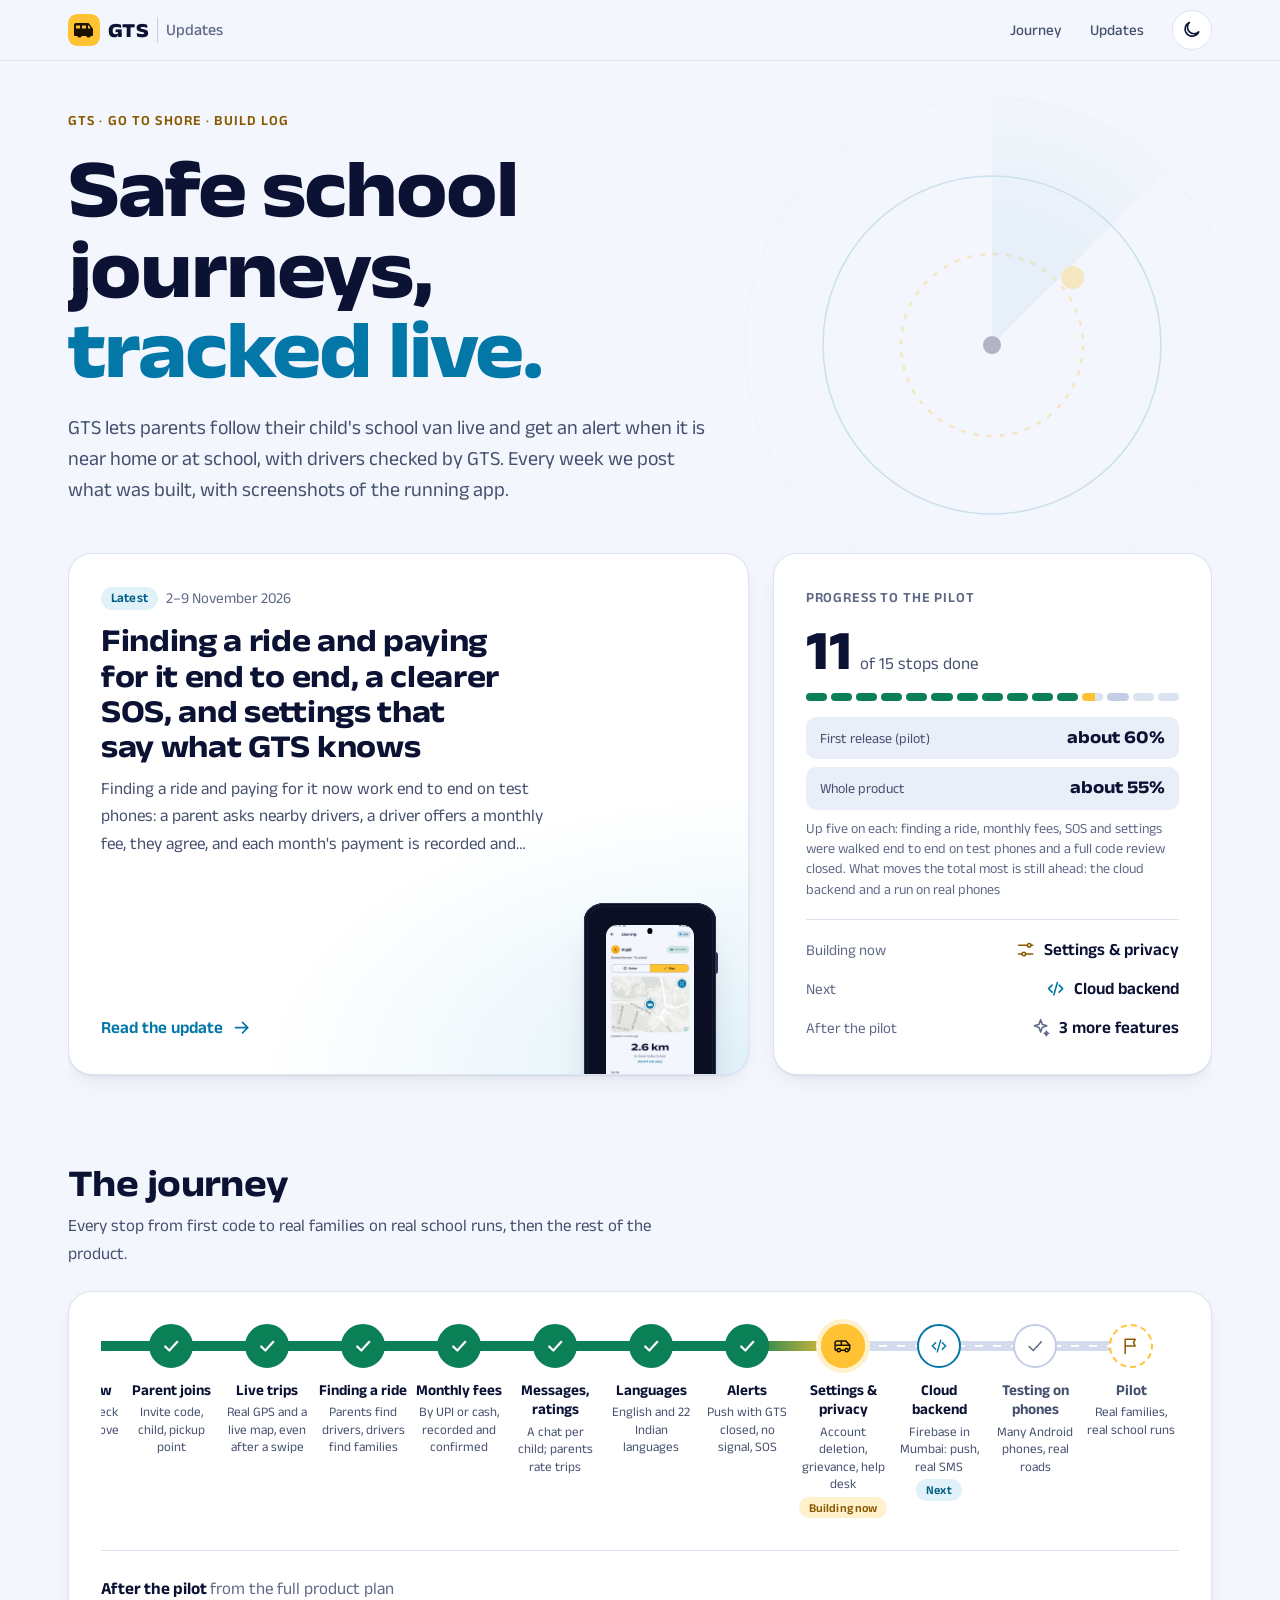
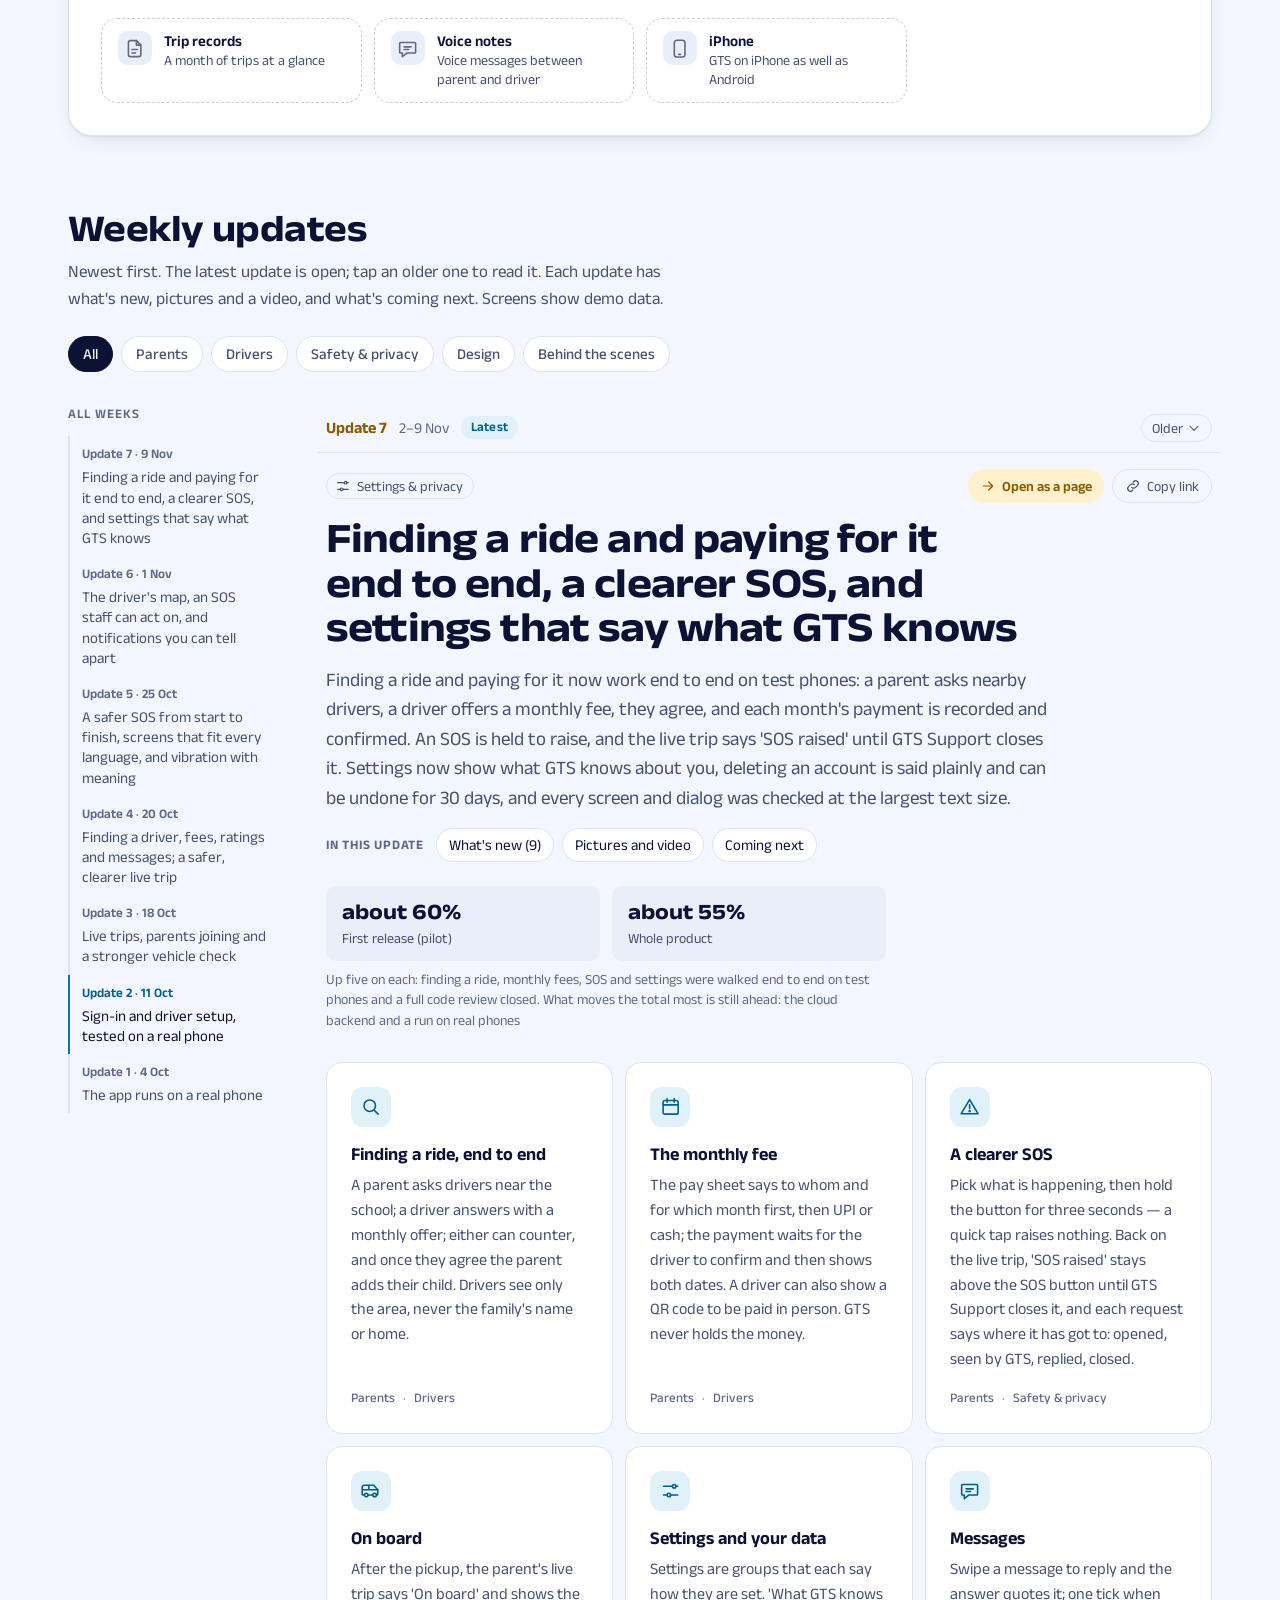
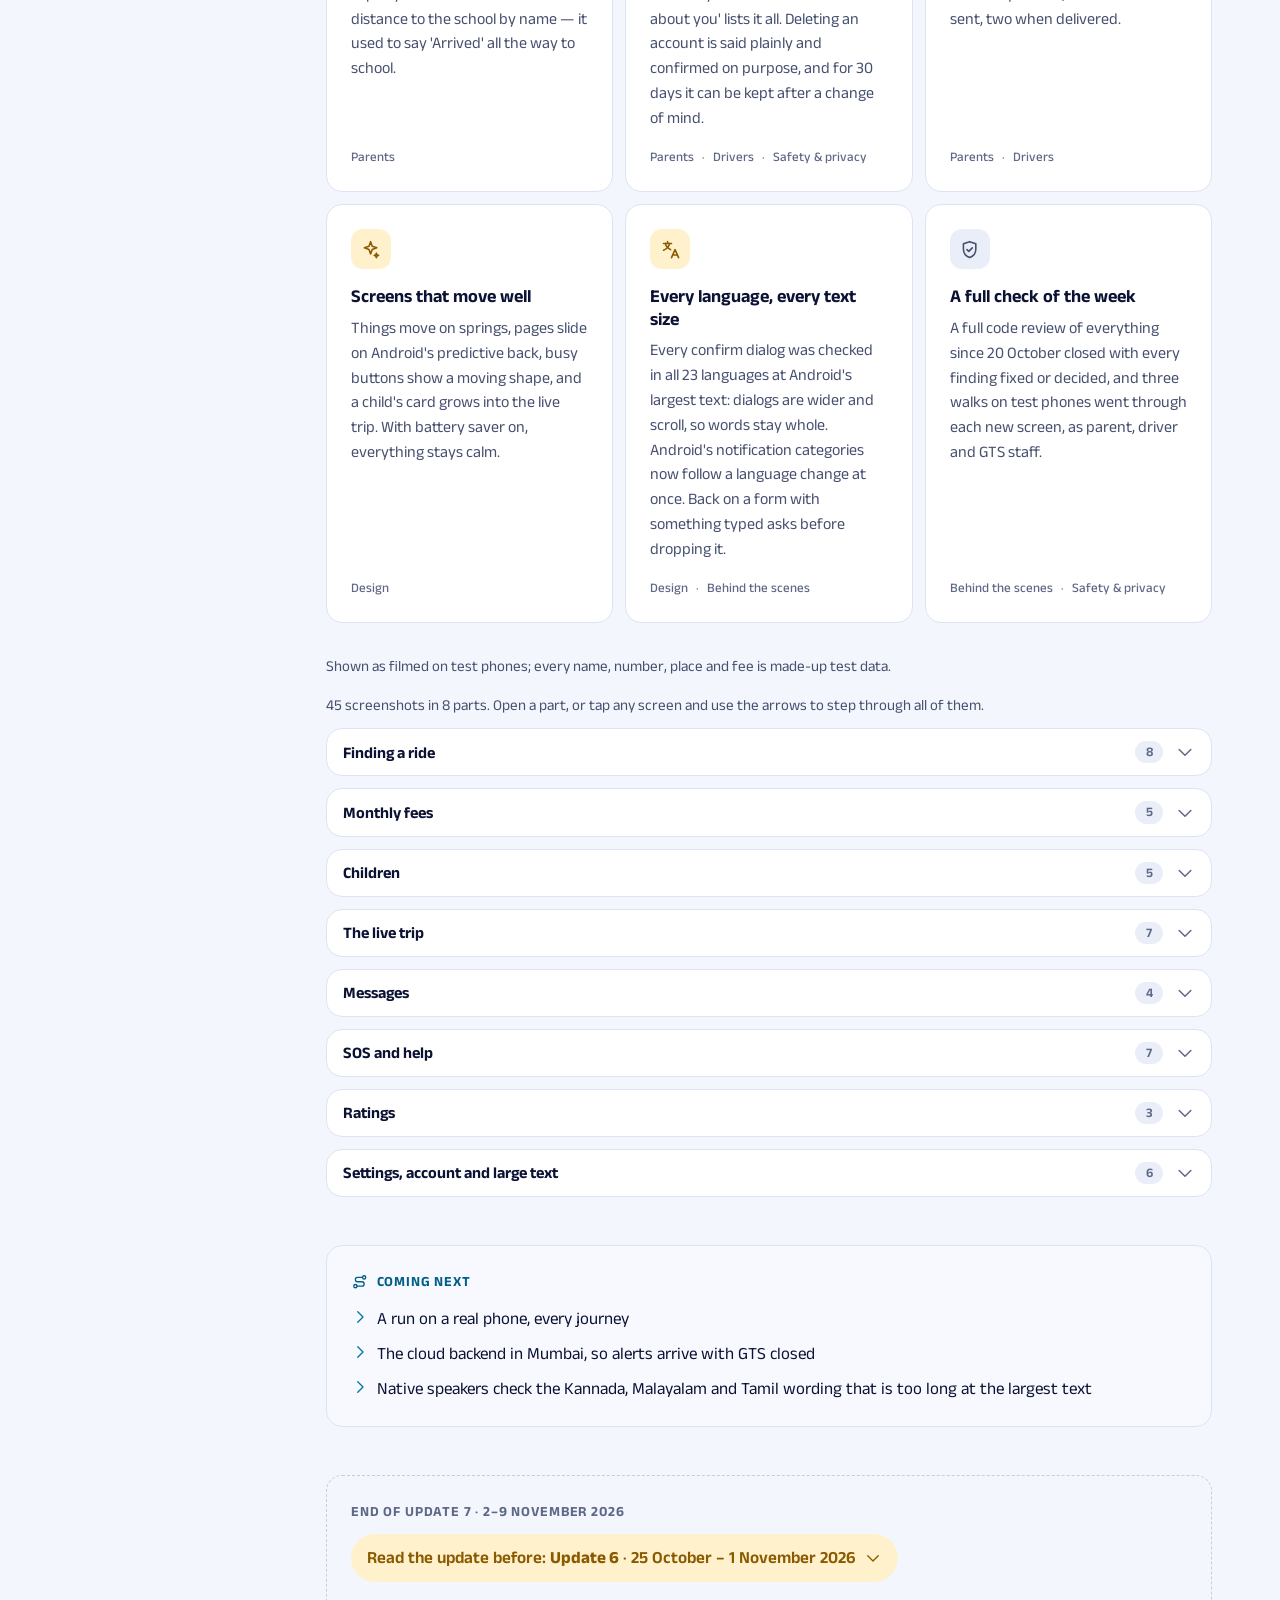
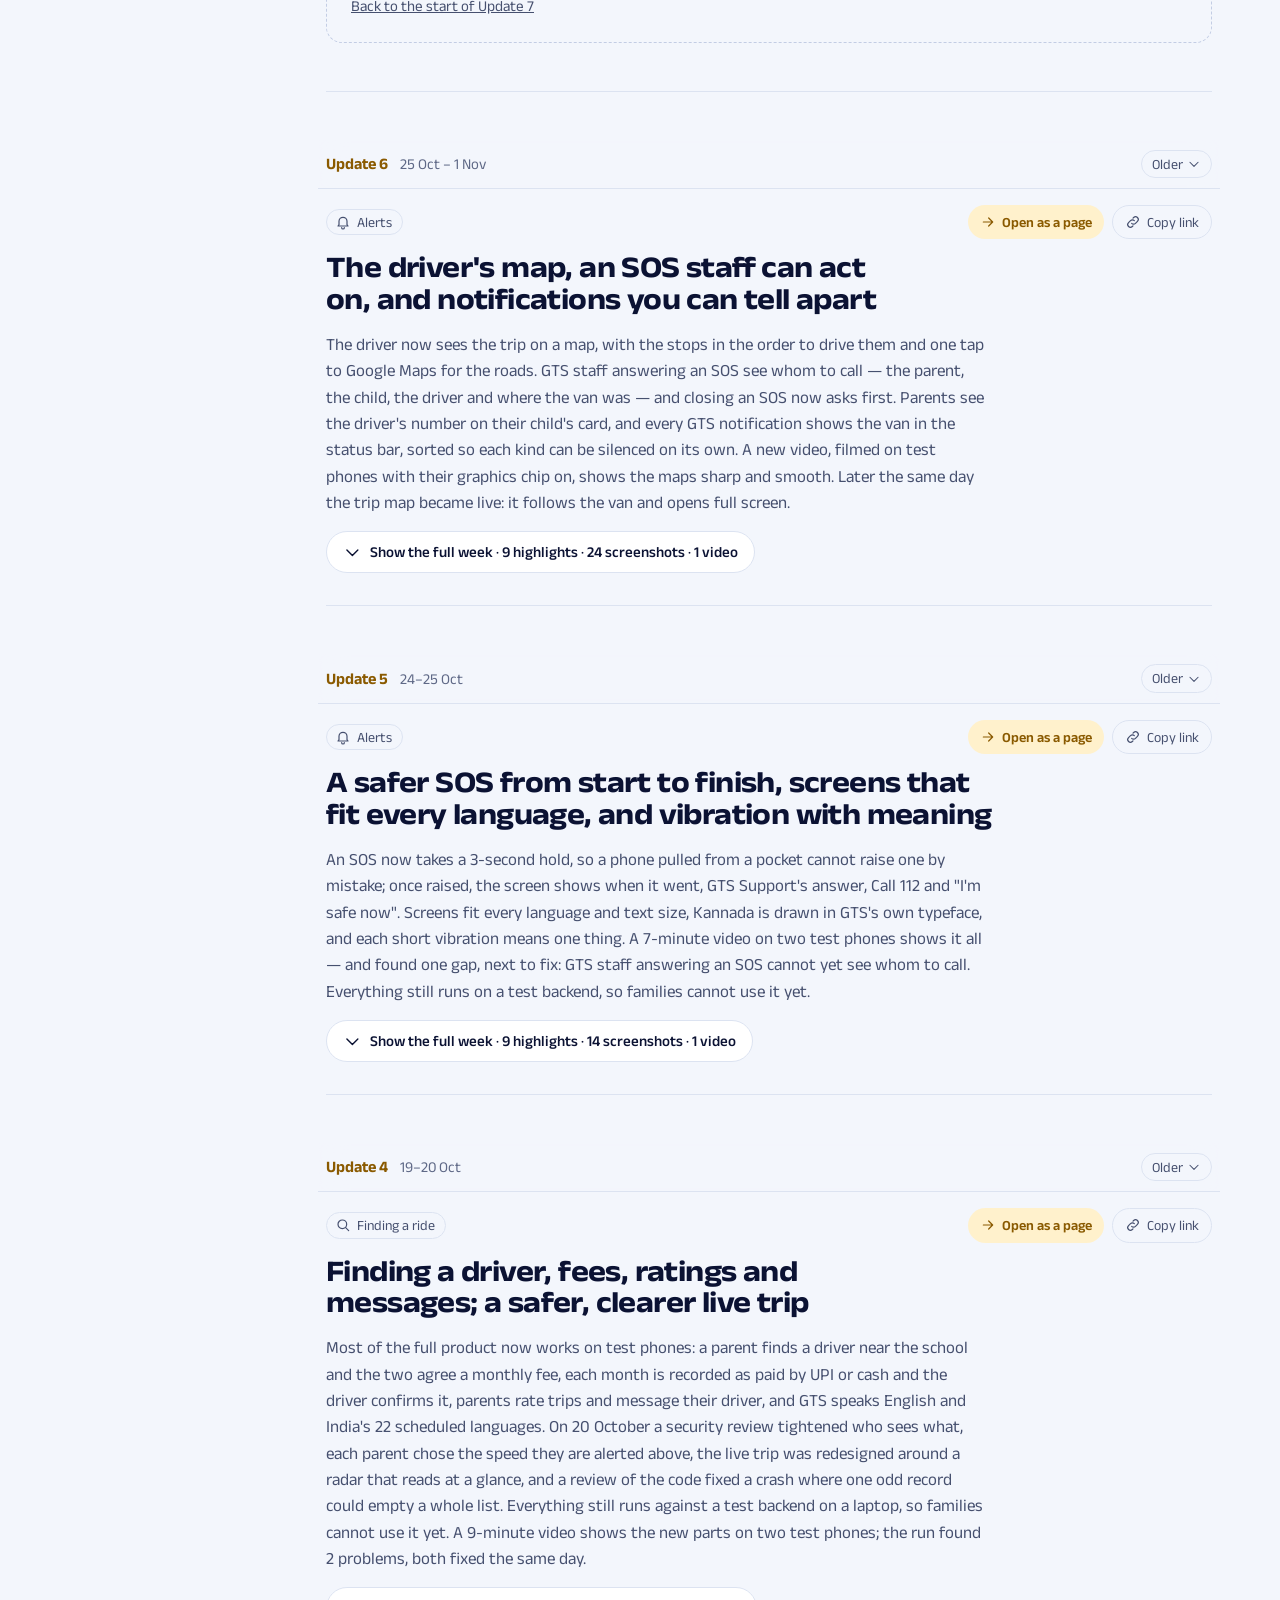
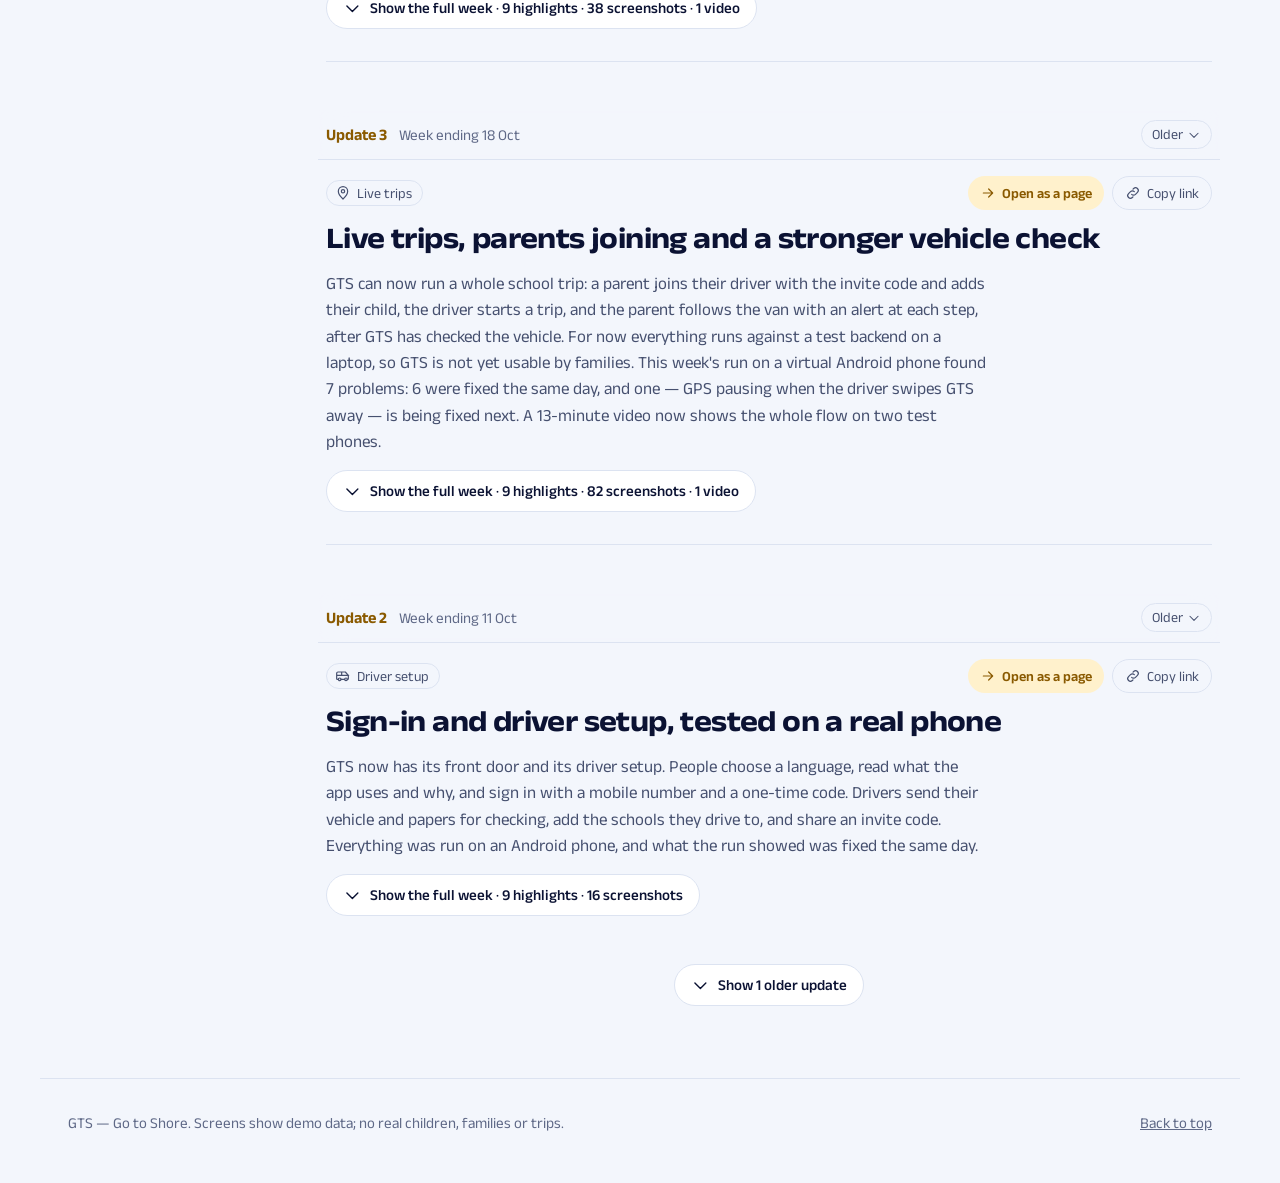
<file: index.html>
<!doctype html>
<!--
  GTS development updates — a static page served by GitHub Pages (also opens straight from disk).
  WHAT: the hero, the journey road and the weekly updates, all drawn from data/updates.js.
  HOW: no build step and no framework. js/icons.js (sprite), js/render.js (HTML for each part),
  js/lightbox.js (screenshot viewer) and js/app.js (puts it together) fill the empty containers
  below; js/theme.js runs first, in <head>, so the light/dark choice applies before the first paint.
  One update alone, to share: update.html?id=<week id> (js/update-page.js); "Copy link" gives it.
  PUBLIC: this repository is public. Product progress only — no costs, legal research, business
  model, partner or pilot dates, or personal data. node tools/check-updates.js guards the data.
-->
<html lang="en">
  <head>
    <meta charset="utf-8" />
    <meta name="viewport" content="width=device-width, initial-scale=1" />
    <title>GTS Updates</title>
    <meta name="description" content="Weekly build updates from GTS (Go to Shore): safe school journeys, tracked live." />
    <meta name="theme-color" content="#070B1F" media="(prefers-color-scheme: dark)" />
    <meta name="theme-color" content="#F3F6FC" media="(prefers-color-scheme: light)" />
    <link rel="icon" href="assets/favicon.svg" type="image/svg+xml" />
    <link rel="preconnect" href="https://fonts.googleapis.com" />
    <link rel="preconnect" href="https://fonts.gstatic.com" crossorigin />
    <!-- Anek Latin + Anek Devanagari: the GTS app's typefaces (matching Latin and Hindi letters).
         The width axis gives the wide display style used for headings. -->
    <link
      rel="stylesheet"
      href="https://fonts.googleapis.com/css2?family=Anek+Devanagari:wdth,wght@75..125,300..800&family=Anek+Latin:wdth,wght@75..125,300..800&display=swap"
    />
    <link rel="stylesheet" href="css/base.css" />
    <link rel="stylesheet" href="css/hero.css" />
    <link rel="stylesheet" href="css/road.css" />
    <link rel="stylesheet" href="css/updates.css" />
    <link rel="stylesheet" href="css/gallery.css" />
    <link rel="stylesheet" href="css/lightbox.css" />
    <script src="js/theme.js"></script>
  </head>
  <body>
    <a class="skip-link" href="#updates">Skip to the updates</a>

    <header class="topbar">
      <div class="topbar__inner">
        <a class="brand" href="#top" aria-label="GTS updates, back to top">
          <img class="brand__tile" src="assets/favicon.svg" alt="" width="32" height="32" />
          <span class="brand__name">GTS</span>
          <span class="brand__sub">Updates</span>
        </a>
        <nav class="topbar__nav" aria-label="Sections">
          <a href="#journey">Journey</a>
          <a href="#updates">Updates</a>
        </nav>
        <button type="button" class="icon-button" data-theme-toggle aria-label="Switch theme">
          <svg class="icon icon--theme-dark" viewBox="0 0 24 24" aria-hidden="true"><use href="#gts-icon-moon"></use></svg>
          <svg class="icon icon--theme-light" viewBox="0 0 24 24" aria-hidden="true"><use href="#gts-icon-sun"></use></svg>
        </button>
      </div>
    </header>

    <main id="top">
      <section class="hero" aria-labelledby="hero-title">
        <!-- The only decoration on the page: a faint radar, echoing the app's live-trip screen. -->
        <svg class="hero__radar" viewBox="0 0 400 400" aria-hidden="true">
          <circle cx="200" cy="200" r="190" />
          <circle cx="200" cy="200" r="130" />
          <circle cx="200" cy="200" r="70" class="hero__radar-near" />
          <path class="hero__radar-sweep" d="M200 200 L200 10 A190 190 0 0 1 334 66 Z" />
          <circle cx="200" cy="200" r="7" class="hero__radar-home" />
          <circle cx="262" cy="148" r="9" class="hero__radar-van" />
        </svg>
        <div class="hero__inner">
          <p class="eyebrow">GTS · Go to Shore · Build log</p>
          <h1 class="hero__title" id="hero-title">Safe school journeys, <span>tracked live.</span></h1>
          <p class="hero__lede">
            GTS lets parents follow their child's school van live and get an alert when it is near home
            or at school, with drivers checked by GTS. Every week we post what was built, with
            screenshots of the running app.
          </p>
          <div class="hero__cards">
            <div id="latest" class="hero__latest"></div>
            <div id="glance" class="glance card"></div>
          </div>
        </div>
      </section>

      <section class="journey" id="journey" aria-labelledby="journey-title">
        <div class="section-head">
          <h2 class="section-title" id="journey-title">The journey</h2>
          <p class="section-sub">Every stop from first code to real families on real school runs, then the rest of the product.</p>
        </div>
        <div id="road" class="journey__road"></div>
      </section>

      <section class="updates" id="updates" aria-labelledby="updates-title">
        <div class="section-head updates__head">
          <div>
            <h2 class="section-title" id="updates-title">Weekly updates</h2>
            <p class="section-sub">Newest first. The latest update is open; tap an older one to read it. Each update has what's new, pictures and a video, and what's coming next. Screens show demo data.</p>
          </div>
          <details class="jump">
            <summary><span>Jump to week</span> <span class="jump__count" id="jump-count"></span></summary>
            <ol class="jump__list index__list" id="jump-list"></ol>
          </details>
        </div>
        <div class="filters" role="group" aria-label="Show highlights about">
          <div class="filters__chips" id="filters"></div>
          <p class="filters__status" id="filter-status" role="status" aria-live="polite"></p>
        </div>
        <div class="updates__layout">
          <nav class="week-index" aria-label="Weeks">
            <p class="week-index__title">All weeks</p>
            <ol class="index__list" id="week-index-list"></ol>
          </nav>
          <div class="feed" id="feed"></div>
        </div>
        <noscript><p class="empty">This page needs JavaScript to show the updates.</p></noscript>
      </section>
    </main>

    <footer class="footer">
      <p>GTS — Go to Shore. Screens show demo data; no real children, families or trips.</p>
      <p><a href="#top">Back to top</a></p>
    </footer>

    <dialog class="lightbox" id="lightbox" aria-label="Screenshot viewer">
      <div class="lightbox__stage">
        <button type="button" class="lightbox__nav lightbox__nav--prev icon-button" data-lightbox-prev aria-label="Previous screenshot">
          <svg class="icon" viewBox="0 0 24 24" aria-hidden="true"><use href="#gts-icon-chevron-left"></use></svg>
        </button>
        <figure class="lightbox__figure">
          <img class="lightbox__image" alt="" />
          <figcaption><span class="lightbox__counter"></span> <span class="lightbox__caption"></span></figcaption>
        </figure>
        <button type="button" class="lightbox__nav lightbox__nav--next icon-button" data-lightbox-next aria-label="Next screenshot">
          <svg class="icon" viewBox="0 0 24 24" aria-hidden="true"><use href="#gts-icon-chevron-right"></use></svg>
        </button>
      </div>
      <button type="button" class="lightbox__close icon-button" aria-label="Close viewer">
        <svg class="icon" viewBox="0 0 24 24" aria-hidden="true"><use href="#gts-icon-close"></use></svg>
      </button>
    </dialog>

    <script src="data/updates.js"></script>
    <script src="js/icons.js"></script>
    <script src="js/escape-html.js"></script>
    <script src="js/gallery.js"></script>
    <script src="js/render.js"></script>
    <script src="js/lightbox.js"></script>
    <script src="js/share-link.js"></script>
    <script src="js/app.js"></script>
  </body>
</html>
</file>
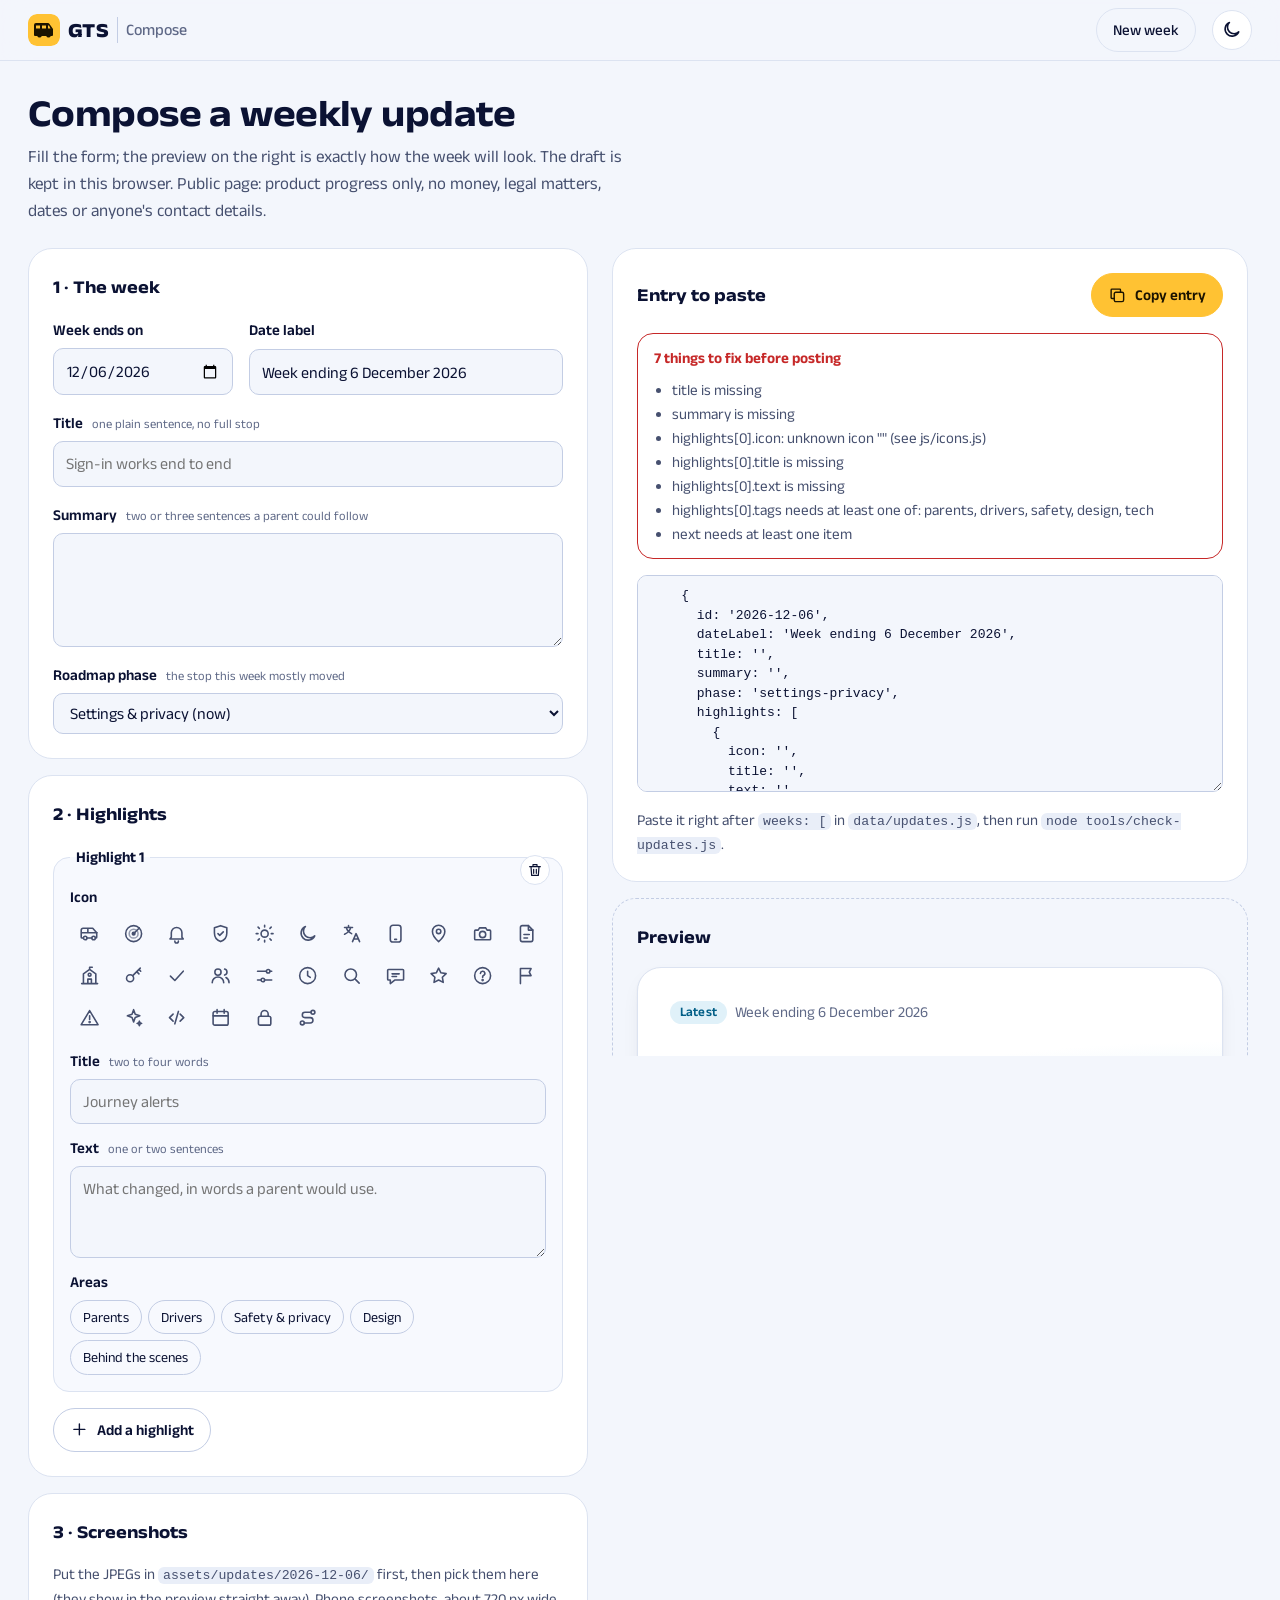
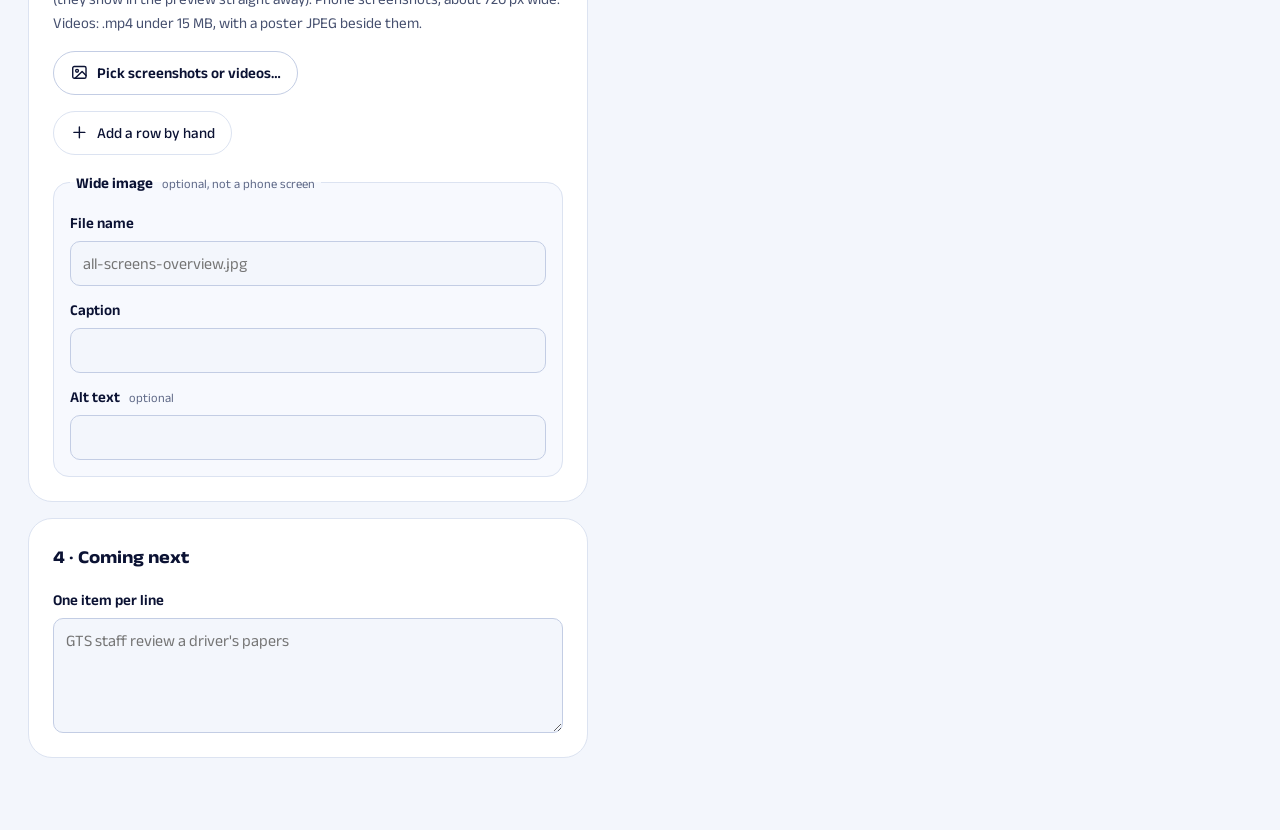
<file: compose.html>
<!doctype html>
<!--
  GTS updates — compose a week. A LOCAL TOOL: open this file straight from disk; it is not linked
  from the public page. Fill the form, check the live preview (drawn by the same renderer as
  index.html), press "Copy entry", and paste the result at the top of `weeks` in data/updates.js.
  Then run `node tools/check-updates.js`. Steps in README.md, "Post a week".
  Works offline: everything is local except the web font, which falls back to the system font.
-->
<html lang="en">
  <head>
    <meta charset="utf-8" />
    <meta name="viewport" content="width=device-width, initial-scale=1" />
    <meta name="robots" content="noindex" />
    <title>Compose an update · GTS</title>
    <link rel="icon" href="assets/favicon.svg" type="image/svg+xml" />
    <link rel="preconnect" href="https://fonts.googleapis.com" />
    <link rel="preconnect" href="https://fonts.gstatic.com" crossorigin />
    <link
      rel="stylesheet"
      href="https://fonts.googleapis.com/css2?family=Anek+Devanagari:wdth,wght@75..125,300..800&family=Anek+Latin:wdth,wght@75..125,300..800&display=swap"
    />
    <link rel="stylesheet" href="css/base.css" />
    <link rel="stylesheet" href="css/hero.css" />
    <link rel="stylesheet" href="css/updates.css" />
    <link rel="stylesheet" href="css/gallery.css" />
    <link rel="stylesheet" href="css/lightbox.css" />
    <link rel="stylesheet" href="css/compose.css" />
    <script src="js/theme.js"></script>
  </head>
  <body class="compose-page">
    <header class="topbar">
      <div class="topbar__inner">
        <a class="brand" href="index.html" aria-label="Open the updates page">
          <img class="brand__tile" src="assets/favicon.svg" alt="" width="32" height="32" />
          <span class="brand__name">GTS</span>
          <span class="brand__sub">Compose</span>
        </a>
        <button type="button" class="button button--quiet" id="reset-form">New week</button>
        <button type="button" class="icon-button" data-theme-toggle aria-label="Switch theme">
          <svg class="icon icon--theme-dark" viewBox="0 0 24 24" aria-hidden="true"><use href="#gts-icon-moon"></use></svg>
          <svg class="icon icon--theme-light" viewBox="0 0 24 24" aria-hidden="true"><use href="#gts-icon-sun"></use></svg>
        </button>
      </div>
    </header>

    <main class="compose">
      <div class="compose__intro">
        <h1 class="section-title">Compose a weekly update</h1>
        <p class="section-sub">
          Fill the form; the preview on the right is exactly how the week will look. The draft is kept in
          this browser. Public page: product progress only, no money, legal matters, dates or anyone's
          contact details.
        </p>
      </div>

      <div class="compose__layout">
        <form class="compose__form" id="compose-form" novalidate></form>

        <div class="compose__side">
          <section class="panel panel--output" aria-labelledby="output-title">
            <div class="output__head">
              <h2 class="panel__title" id="output-title">Entry to paste</h2>
              <button type="button" class="button button--primary" id="copy-entry">
                <svg class="icon" viewBox="0 0 24 24" aria-hidden="true"><use href="#gts-icon-copy"></use></svg><span>Copy entry</span>
              </button>
            </div>
            <div class="checks" id="checks" role="status" aria-live="polite"></div>
            <label class="visually-hidden" for="output">Entry source</label>
            <textarea class="output" id="output" rows="10" readonly spellcheck="false"></textarea>
            <p class="panel__hint">Paste it right after <code>weeks: [</code> in <code>data/updates.js</code>, then run
              <code>node tools/check-updates.js</code>.</p>
          </section>

          <section class="preview-panel" aria-labelledby="preview-title">
            <h2 class="panel__title" id="preview-title">Preview</h2>
            <div class="preview" id="preview"></div>
          </section>
        </div>
      </div>
    </main>

    <dialog class="lightbox" id="lightbox" aria-label="Screenshot viewer">
      <div class="lightbox__stage">
        <button type="button" class="lightbox__nav lightbox__nav--prev icon-button" data-lightbox-prev aria-label="Previous screenshot">
          <svg class="icon" viewBox="0 0 24 24" aria-hidden="true"><use href="#gts-icon-chevron-left"></use></svg>
        </button>
        <figure class="lightbox__figure">
          <img class="lightbox__image" alt="" />
          <figcaption><span class="lightbox__counter"></span> <span class="lightbox__caption"></span></figcaption>
        </figure>
        <button type="button" class="lightbox__nav lightbox__nav--next icon-button" data-lightbox-next aria-label="Next screenshot">
          <svg class="icon" viewBox="0 0 24 24" aria-hidden="true"><use href="#gts-icon-chevron-right"></use></svg>
        </button>
      </div>
      <button type="button" class="lightbox__close icon-button" aria-label="Close viewer">
        <svg class="icon" viewBox="0 0 24 24" aria-hidden="true"><use href="#gts-icon-close"></use></svg>
      </button>
    </dialog>

    <script src="data/updates.js"></script>
    <script src="js/icons.js"></script>
    <script src="js/escape-html.js"></script>
    <script src="js/gallery.js"></script>
    <script src="js/render.js"></script>
    <script src="js/validate.js"></script>
    <script src="js/entry-source.js"></script>
    <script src="js/lightbox.js"></script>
    <script src="js/compose.js"></script>
  </body>
</html>
</file>
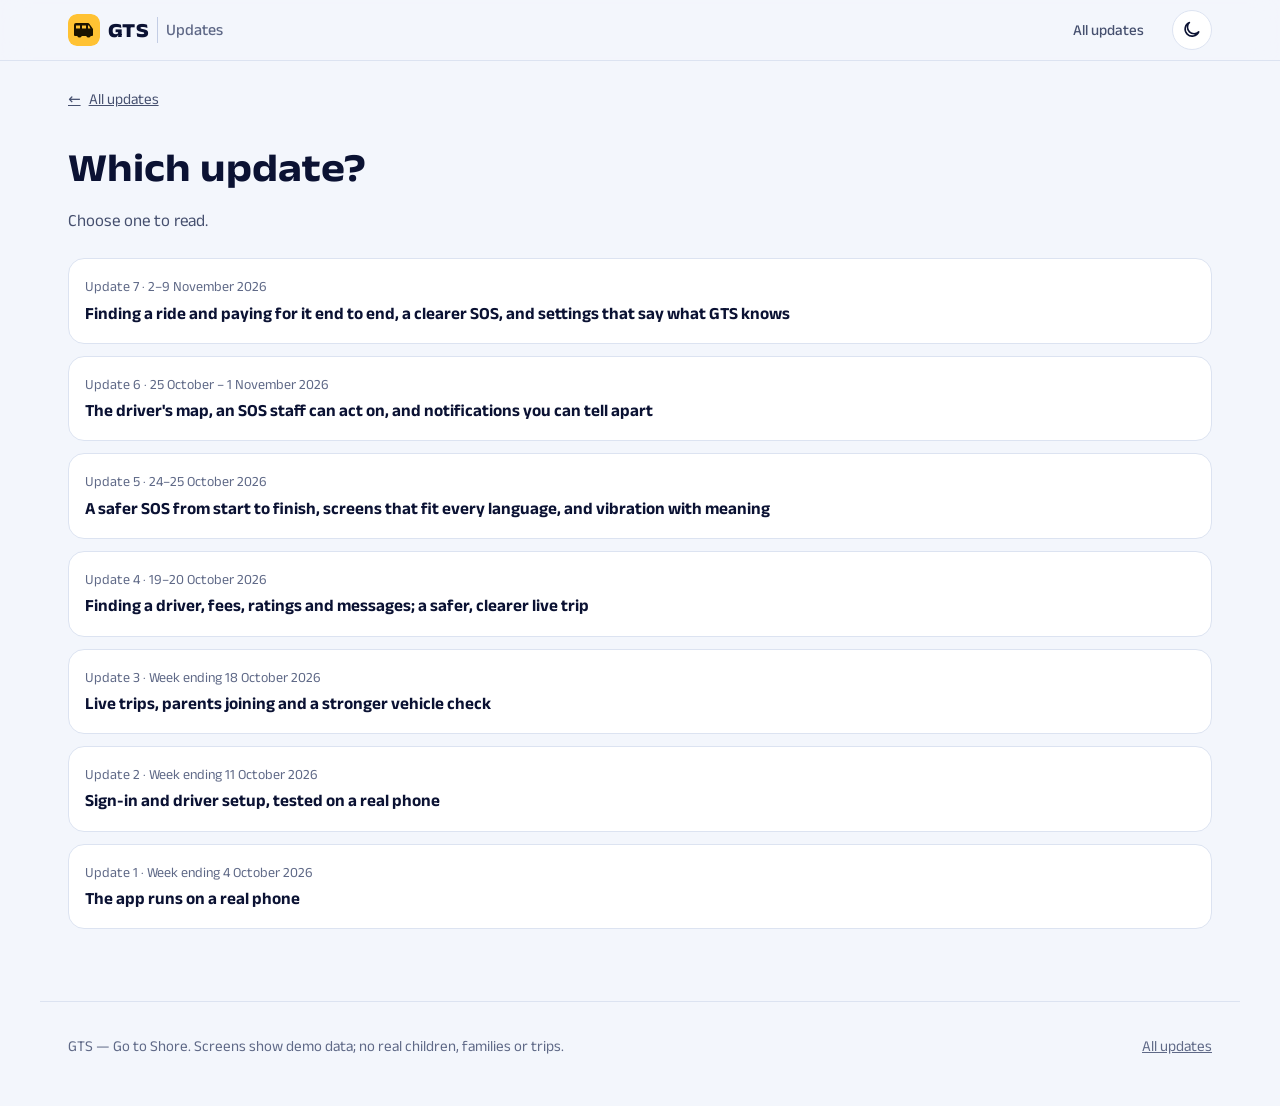
<file: update.html>
<!doctype html>
<!--
  One GTS update on its own page — the link to share (Teja, 25 October 2026: "a separate page …
  where only the particular update will be shown and I can share the particular update link").
  WHAT: update.html?id=2026-10-25 shows that update, fully open, with Newer / Older and a way back to
  all updates; without a known id it lists every update to choose from.
  HOW: the same data (data/updates.js) and renderer (js/render.js) as index.html, so an update looks
  exactly the same on both pages; js/update-page.js puts it together. No build step.
  PUBLIC: product progress only — node tools/check-updates.js guards the data.
-->
<html lang="en">
  <head>
    <meta charset="utf-8" />
    <meta name="viewport" content="width=device-width, initial-scale=1" />
    <title>GTS Update</title>
    <meta name="description" content="One build update from GTS (Go to Shore): safe school journeys, tracked live." />
    <meta name="theme-color" content="#070B1F" media="(prefers-color-scheme: dark)" />
    <meta name="theme-color" content="#F3F6FC" media="(prefers-color-scheme: light)" />
    <link rel="icon" href="assets/favicon.svg" type="image/svg+xml" />
    <link rel="preconnect" href="https://fonts.googleapis.com" />
    <link rel="preconnect" href="https://fonts.gstatic.com" crossorigin />
    <link
      rel="stylesheet"
      href="https://fonts.googleapis.com/css2?family=Anek+Devanagari:wdth,wght@75..125,300..800&family=Anek+Latin:wdth,wght@75..125,300..800&display=swap"
    />
    <link rel="stylesheet" href="css/base.css" />
    <link rel="stylesheet" href="css/updates.css" />
    <link rel="stylesheet" href="css/gallery.css" />
    <link rel="stylesheet" href="css/lightbox.css" />
    <link rel="stylesheet" href="css/single.css" />
    <script src="js/theme.js"></script>
  </head>
  <body>
    <a class="skip-link" href="#single">Skip to the update</a>

    <header class="topbar">
      <div class="topbar__inner">
        <a class="brand" href="index.html" aria-label="GTS updates, all updates">
          <img class="brand__tile" src="assets/favicon.svg" alt="" width="32" height="32" />
          <span class="brand__name">GTS</span>
          <span class="brand__sub">Updates</span>
        </a>
        <nav class="topbar__nav" aria-label="Sections">
          <a href="index.html#updates">All updates</a>
        </nav>
        <button type="button" class="icon-button" data-theme-toggle aria-label="Switch theme">
          <svg class="icon icon--theme-dark" viewBox="0 0 24 24" aria-hidden="true"><use href="#gts-icon-moon"></use></svg>
          <svg class="icon icon--theme-light" viewBox="0 0 24 24" aria-hidden="true"><use href="#gts-icon-sun"></use></svg>
        </button>
      </div>
    </header>

    <main id="top" class="single">
      <a class="single__back" href="index.html#updates" id="single-back">All updates</a>
      <div class="feed" id="single"></div>
      <noscript><p class="empty">This page needs JavaScript to show the update.</p></noscript>
    </main>

    <footer class="footer">
      <p>GTS — Go to Shore. Screens show demo data; no real children, families or trips.</p>
      <p><a href="index.html">All updates</a></p>
    </footer>

    <dialog class="lightbox" id="lightbox" aria-label="Screenshot viewer">
      <div class="lightbox__stage">
        <button type="button" class="lightbox__nav lightbox__nav--prev icon-button" data-lightbox-prev aria-label="Previous screenshot">
          <svg class="icon" viewBox="0 0 24 24" aria-hidden="true"><use href="#gts-icon-chevron-left"></use></svg>
        </button>
        <figure class="lightbox__figure">
          <img class="lightbox__image" alt="" />
          <figcaption><span class="lightbox__counter"></span> <span class="lightbox__caption"></span></figcaption>
        </figure>
        <button type="button" class="lightbox__nav lightbox__nav--next icon-button" data-lightbox-next aria-label="Next screenshot">
          <svg class="icon" viewBox="0 0 24 24" aria-hidden="true"><use href="#gts-icon-chevron-right"></use></svg>
        </button>
      </div>
      <button type="button" class="lightbox__close icon-button" aria-label="Close viewer">
        <svg class="icon" viewBox="0 0 24 24" aria-hidden="true"><use href="#gts-icon-close"></use></svg>
      </button>
    </dialog>

    <script src="data/updates.js"></script>
    <script src="js/icons.js"></script>
    <script src="js/escape-html.js"></script>
    <script src="js/gallery.js"></script>
    <script src="js/render.js"></script>
    <script src="js/lightbox.js"></script>
    <script src="js/share-link.js"></script>
    <script src="js/update-page.js"></script>
  </body>
</html>
</file>
<file: css/base.css>
/*
  GTS updates — base: colour tokens (the GTS app's palette), type, layout container, top bar and the
  small shared pieces (buttons, pills, chips, cards). Section styles live in hero.css, road.css,
  updates.css and lightbox.css; compose.css adds the posting tool.

  THEME: light tokens on :root; dark tokens when the system is dark and the reader has not chosen
  light, or when the reader chose dark (data-theme set by js/theme.js). The colours are the app's
  GtsColors: night #070B1F / #10173A, amber #FFC233, live cyan #40D9FF, success #3EE6A0, alert
  #FF6B6B; day #F3F6FC / #FFFFFF, live #0277A8, success #0B7F55, alert #C62828.
  Text colours are chosen for WCAG AA on their backgrounds (amber is never used for text on light).
*/

:root {
  color-scheme: light;

  --bg: #f3f6fc;
  --bg-sunken: #e9eef8;
  --panel: #ffffff;
  --panel-raised: #f7f9fe;
  --line: #dce3f1;
  --line-strong: #c3cde4;
  --ink: #0b1233;
  --ink-muted: #46506f;
  --ink-soft: #5f6987;
  --brand: #ffc233;
  --brand-soft: #fff1cc;
  --brand-ink: #8a5a00;
  --on-brand: #1b1300;
  --live: #0277a8;
  --live-soft: #e0f1f9;
  --live-ink: #025f87;
  --success-ink: #08664a;
  --success: #0b7f55;
  --success-soft: #def4ea;
  --on-success: #ffffff;
  --alert: #c62828;
  --road: #d3dbec;
  --road-mark: #ffffff;
  --device: #0b0f24;
  --device-edge: #2b3352;
  --shadow-soft: 0 1px 2px rgb(11 18 51 / 0.06), 0 8px 24px -12px rgb(11 18 51 / 0.18);
  --shadow-lift: 0 2px 4px rgb(11 18 51 / 0.06), 0 22px 44px -22px rgb(11 18 51 / 0.35);
  --topbar-bg: rgb(243 246 252 / 0.82);
  --flash: rgb(2 119 168 / 0.16);
}

@media (prefers-color-scheme: dark) {
  :root:not([data-theme="light"]) {
    color-scheme: dark;
    --bg: #070b1f;
    --bg-sunken: #050818;
    --panel: #10173a;
    --panel-raised: #151d47;
    --line: #222b5c;
    --line-strong: #323d78;
    --ink: #f2f4ff;
    --ink-muted: #b0b8de;
    --ink-soft: #8f99c6;
    --brand-soft: #2c2610;
    --brand-ink: #ffc233;
    --live: #40d9ff;
    --live-soft: #0d2a45;
    --live-ink: #40d9ff;
    --success-ink: #3ee6a0;
    --success: #3ee6a0;
    --success-soft: #0c2e2a;
    --on-success: #04261a;
    --alert: #ff6b6b;
    --road: #1c2452;
    --road-mark: #3a4687;
    --device: #03050f;
    --device-edge: #2a3266;
    --shadow-soft: 0 1px 2px rgb(0 0 0 / 0.3), 0 10px 30px -14px rgb(0 0 0 / 0.6);
    --shadow-lift: 0 2px 4px rgb(0 0 0 / 0.3), 0 24px 48px -20px rgb(0 0 0 / 0.75);
    --topbar-bg: rgb(7 11 31 / 0.8);
    --flash: rgb(64 217 255 / 0.14);
  }
}

:root[data-theme="dark"] {
  color-scheme: dark;
  --bg: #070b1f;
  --bg-sunken: #050818;
  --panel: #10173a;
  --panel-raised: #151d47;
  --line: #222b5c;
  --line-strong: #323d78;
  --ink: #f2f4ff;
  --ink-muted: #b0b8de;
  --ink-soft: #8f99c6;
  --brand-soft: #2c2610;
  --brand-ink: #ffc233;
  --live: #40d9ff;
  --live-soft: #0d2a45;
  --live-ink: #40d9ff;
  --success-ink: #3ee6a0;
  --success: #3ee6a0;
  --success-soft: #0c2e2a;
  --on-success: #04261a;
  --alert: #ff6b6b;
  --road: #1c2452;
  --road-mark: #3a4687;
  --device: #03050f;
  --device-edge: #2a3266;
  --shadow-soft: 0 1px 2px rgb(0 0 0 / 0.3), 0 10px 30px -14px rgb(0 0 0 / 0.6);
  --shadow-lift: 0 2px 4px rgb(0 0 0 / 0.3), 0 24px 48px -20px rgb(0 0 0 / 0.75);
  --topbar-bg: rgb(7 11 31 / 0.8);
  --flash: rgb(64 217 255 / 0.14);
}

/* Scale: spacing in 4 px steps, radii, type and the page width. */
:root {
  --space-1: 4px;
  --space-2: 8px;
  --space-3: 12px;
  --space-4: 16px;
  --space-5: 24px;
  --space-6: 32px;
  --space-7: 48px;
  --space-8: 72px;
  --radius-s: 10px;
  --radius-m: 16px;
  --radius-l: 24px;
  --font: "Anek Latin", "Anek Devanagari", system-ui, -apple-system, "Segoe UI", sans-serif;
  --wide: 112%;
  --page-max: 1200px;
  --gutter: 16px;
  --topbar-height: 60px;
}

@media (min-width: 600px) {
  :root {
    --gutter: 28px;
  }
}

/* ---------- Base ---------- */
*,
*::before,
*::after {
  box-sizing: border-box;
}

html {
  -webkit-text-size-adjust: 100%;
  scroll-padding-top: calc(var(--topbar-height) + var(--space-4));
}

body {
  margin: 0;
  font-family: var(--font);
  font-size: 17px;
  line-height: 1.6;
  color: var(--ink);
  background: var(--bg);
  -webkit-font-smoothing: antialiased;
  text-rendering: optimizeLegibility;
  overflow-wrap: break-word;
}

img {
  display: block;
  max-width: 100%;
}

a {
  color: inherit;
}

button {
  font: inherit;
  color: inherit;
}

:focus-visible {
  outline: 3px solid var(--live);
  outline-offset: 3px;
  border-radius: 8px;
}

h1,
h2,
h3,
h4,
p {
  margin: 0;
}

ul,
ol {
  margin: 0;
  padding: 0;
  list-style: none;
}

[hidden] {
  display: none !important;
}

.icon {
  width: 1.25em;
  height: 1.25em;
  flex: none;
  fill: none;
  stroke: currentColor;
  stroke-width: 1.8;
  stroke-linecap: round;
  stroke-linejoin: round;
}

.visually-hidden {
  position: absolute;
  width: 1px;
  height: 1px;
  overflow: hidden;
  clip-path: inset(50%);
  white-space: nowrap;
}

.skip-link {
  position: absolute;
  left: var(--space-4);
  top: -60px;
  z-index: 50;
  padding: var(--space-2) var(--space-4);
  border-radius: var(--radius-s);
  background: var(--panel);
  color: var(--ink);
  box-shadow: var(--shadow-lift);
}

.skip-link:focus {
  top: var(--space-3);
}

/* ---------- Top bar: brand, section links, theme toggle; frosted and sticky ---------- */
.topbar {
  position: sticky;
  top: 0;
  z-index: 20;
  background: var(--topbar-bg);
  backdrop-filter: saturate(1.4) blur(14px);
  -webkit-backdrop-filter: saturate(1.4) blur(14px);
  border-bottom: 1px solid var(--line);
}

.topbar__inner {
  display: flex;
  align-items: center;
  gap: var(--space-4);
  max-width: var(--page-max);
  height: var(--topbar-height);
  margin: 0 auto;
  padding: 0 var(--gutter);
}

.brand {
  display: inline-flex;
  align-items: center;
  gap: var(--space-2);
  text-decoration: none;
  margin-right: auto;
}

.brand__tile {
  width: 32px;
  height: 32px;
  border-radius: 9px;
}

.brand__name {
  font-weight: 800;
  font-stretch: var(--wide);
  font-size: 20px;
  letter-spacing: 0.02em;
}

.brand__sub {
  color: var(--ink-soft);
  font-weight: 500;
  font-size: 16px;
  padding-left: var(--space-2);
  border-left: 1px solid var(--line-strong);
}

.topbar__nav {
  display: flex;
  gap: var(--space-1);
}

.topbar__nav a {
  padding: 6px 12px;
  border-radius: 999px;
  text-decoration: none;
  color: var(--ink-muted);
  font-weight: 500;
  font-size: 15px;
}

.topbar__nav a:hover {
  color: var(--ink);
  background: var(--bg-sunken);
}

@media (max-width: 420px) {
  .topbar__nav a {
    padding: 6px 8px;
  }
  .brand__sub {
    display: none;
  }
}

.icon-button {
  display: inline-grid;
  place-items: center;
  width: 40px;
  height: 40px;
  border-radius: 999px;
  border: 1px solid var(--line);
  background: var(--panel);
  color: var(--ink);
  cursor: pointer;
}

.icon-button:hover {
  border-color: var(--line-strong);
}

/* The toggle shows the theme it switches TO: a moon in light mode, a sun in dark mode. */
.icon--theme-light {
  display: none;
}

:root[data-theme="dark"] .icon--theme-light {
  display: block;
}

:root[data-theme="dark"] .icon--theme-dark {
  display: none;
}

@media (prefers-color-scheme: dark) {
  :root:not([data-theme="light"]) .icon--theme-light {
    display: block;
  }
  :root:not([data-theme="light"]) .icon--theme-dark {
    display: none;
  }
}

/* ---------- Shared pieces ---------- */
main {
  max-width: var(--page-max);
  margin: 0 auto;
  padding: 0 var(--gutter);
}

.eyebrow {
  font-size: 14px;
  font-weight: 600;
  letter-spacing: 0.08em;
  text-transform: uppercase;
  color: var(--brand-ink);
}

.card {
  background: var(--panel);
  border: 1px solid var(--line);
  border-radius: var(--radius-l);
  box-shadow: var(--shadow-soft);
}

.pill {
  display: inline-flex;
  align-items: center;
  gap: 4px;
  padding: 1px 10px;
  border-radius: 999px;
  font-size: 13px;
  font-weight: 600;
  line-height: 1.6;
  letter-spacing: 0.01em;
  white-space: nowrap;
}

.pill--live,
.pill--next {
  background: var(--live-soft);
  color: var(--live-ink);
}

.pill--now {
  background: var(--brand-soft);
  color: var(--brand-ink);
}

.chip {
  flex: none;
  padding: 7px 14px;
  border-radius: 999px;
  border: 1px solid var(--line);
  background: var(--panel);
  color: var(--ink-muted);
  font-size: 15px;
  font-weight: 500;
  line-height: 1.3;
  cursor: pointer;
}

.chip:hover {
  border-color: var(--line-strong);
  color: var(--ink);
}

.chip[aria-pressed="true"] {
  background: var(--ink);
  border-color: var(--ink);
  color: var(--bg);
}

.section-head {
  margin-bottom: var(--space-5);
}

.section-title {
  font-size: clamp(28px, 4vw, 38px);
  font-weight: 700;
  font-stretch: var(--wide);
  line-height: 1.1;
  letter-spacing: -0.015em;
}

.section-sub {
  margin-top: var(--space-2);
  color: var(--ink-muted);
  max-width: 60ch;
}

.empty {
  padding: var(--space-6);
  text-align: center;
  color: var(--ink-muted);
}

/* Progress estimates (a week's `progress`, js/render.js renderEstimates): each figure above its
   label, side by side, then one line on how they are measured. Used on the hero card and at the
   top of a week. */
.estimates__list {
  display: grid;
  grid-template-columns: repeat(auto-fit, minmax(min(100%, 150px), 1fr));
  gap: var(--space-3);
  margin: 0;
}

.estimates__item {
  display: flex;
  flex-direction: column-reverse;
  gap: 2px;
  padding: var(--space-3) var(--space-4);
  border-radius: var(--radius-s);
  background: var(--bg-sunken);
}

.estimates__item dt {
  font-size: 14px;
  color: var(--ink-muted);
}

.estimates__item dd {
  margin: 0;
  font-size: 22px;
  font-weight: 700;
  font-stretch: var(--wide);
  line-height: 1.2;
  color: var(--ink);
}

.estimates__note {
  margin-top: var(--space-2);
  font-size: 14px;
  line-height: 1.45;
  color: var(--ink-soft);
}

.footer {
  max-width: var(--page-max);
  margin: var(--space-8) auto 0;
  padding: var(--space-6) var(--gutter) var(--space-7);
  border-top: 1px solid var(--line);
  display: flex;
  flex-wrap: wrap;
  justify-content: space-between;
  gap: var(--space-3);
  color: var(--ink-soft);
  font-size: 15px;
}

@media (prefers-reduced-motion: reduce) {
  *,
  *::before,
  *::after {
    animation-duration: 0.001ms !important;
    animation-iteration-count: 1 !important;
    transition-duration: 0.001ms !important;
    scroll-behavior: auto !important;
  }
}
</file>
<file: css/hero.css>
/*
  Hero: what GTS is, the latest week (card with a phone peeking from its edge) and the progress at a
  glance. The faint radar behind the headline is the page's only decoration (the app's live-trip
  radar: home in the middle, the 1 km ring, the van approaching); it sweeps slowly unless the
  reader prefers reduced motion.
*/

.hero {
  position: relative;
  padding: var(--space-7) 0 var(--space-8);
  /* Keeps the radar inside the hero, so it never makes the page wider than the screen. */
  overflow: hidden;
}

.hero__inner {
  position: relative;
}

.hero__radar {
  position: absolute;
  top: 24px;
  right: -40px;
  width: min(520px, 70vw);
  height: auto;
  fill: none;
  stroke: var(--live);
  stroke-width: 1.2;
  opacity: 0.28;
  pointer-events: none;
  /* Fades the rings out towards the edges, so no hard cut where the page ends. */
  -webkit-mask-image: radial-gradient(circle at 50% 50%, #000 30%, transparent 70%);
  mask-image: radial-gradient(circle at 50% 50%, #000 30%, transparent 70%);
}

.hero__radar-near {
  stroke: var(--brand);
  stroke-width: 2;
  stroke-dasharray: 4 6;
}

.hero__radar-sweep {
  fill: var(--live);
  stroke: none;
  opacity: 0.18;
  transform-origin: 200px 200px;
  animation: radar-sweep 9s linear infinite;
}

.hero__radar-home {
  fill: var(--ink);
  stroke: none;
}

.hero__radar-van {
  fill: var(--brand);
  stroke: none;
}

@keyframes radar-sweep {
  to {
    transform: rotate(360deg);
  }
}

.hero__title {
  margin-top: var(--space-4);
  max-width: 14ch;
  font-size: clamp(42px, 7.4vw, 82px);
  font-weight: 750;
  font-stretch: var(--wide);
  line-height: 0.98;
  letter-spacing: -0.025em;
  text-wrap: balance;
}

.hero__title span {
  color: var(--live);
}

.hero__lede {
  margin-top: var(--space-5);
  max-width: 58ch;
  font-size: clamp(18px, 2vw, 20px);
  line-height: 1.55;
  color: var(--ink-muted);
}

.hero__cards {
  display: grid;
  gap: var(--space-4);
  margin-top: var(--space-7);
}

@media (min-width: 880px) {
  .hero__cards {
    grid-template-columns: minmax(0, 1.55fr) minmax(0, 1fr);
    gap: var(--space-5);
  }
}

/* ---------- Latest update card ---------- */
.hero__latest {
  display: grid;
}

.latest {
  position: relative;
  display: flex;
  gap: var(--space-5);
  overflow: hidden;
  padding: var(--space-6) var(--space-6) 0;
  min-height: 100%;
  border-radius: var(--radius-l);
  border: 1px solid var(--line);
  background:
    radial-gradient(120% 90% at 100% 100%, var(--live-soft), transparent 60%),
    var(--panel);
  box-shadow: var(--shadow-soft);
  text-decoration: none;
  transition: transform 0.2s ease, box-shadow 0.2s ease, border-color 0.2s ease;
}

.latest:hover {
  transform: translateY(-2px);
  border-color: var(--line-strong);
  box-shadow: var(--shadow-lift);
}

.latest__text {
  display: flex;
  flex-direction: column;
  gap: var(--space-3);
  padding-bottom: var(--space-6);
  min-width: 0;
}

.latest__eyebrow {
  display: flex;
  flex-wrap: wrap;
  align-items: center;
  gap: var(--space-2);
  font-size: 15px;
  color: var(--ink-soft);
}

.latest__title {
  font-size: clamp(24px, 3vw, 32px);
  font-weight: 700;
  font-stretch: var(--wide);
  line-height: 1.1;
  letter-spacing: -0.01em;
  text-wrap: balance;
}

.latest__summary {
  color: var(--ink-muted);
  display: -webkit-box;
  -webkit-line-clamp: 3;
  -webkit-box-orient: vertical;
  overflow: hidden;
}

.latest__cta {
  display: inline-flex;
  align-items: center;
  gap: var(--space-2);
  margin-top: auto;
  padding-top: var(--space-2);
  font-weight: 600;
  color: var(--live);
}

.latest:hover .latest__cta .icon {
  transform: translateX(3px);
}

.latest__cta .icon {
  transition: transform 0.2s ease;
}

/* The phone peeks up from the card's bottom edge. */
.latest__phone {
  align-self: flex-end;
  margin-bottom: -64px;
}

@media (max-width: 520px) {
  .latest {
    padding: var(--space-5) var(--space-5) 0;
  }
  .latest__text {
    padding-bottom: var(--space-5);
  }
  /* .latest qualifies it so it outranks .device { display: block } in updates.css. */
  .latest .latest__phone {
    display: none;
  }
}

/* ---------- At a glance ---------- */
.glance {
  padding: var(--space-6);
  display: flex;
  flex-direction: column;
  gap: var(--space-4);
}

@media (max-width: 520px) {
  .glance {
    padding: var(--space-5);
  }
}

.glance__eyebrow {
  font-size: 14px;
  font-weight: 600;
  letter-spacing: 0.06em;
  text-transform: uppercase;
  color: var(--ink-soft);
}

.glance__count {
  display: flex;
  align-items: baseline;
  gap: var(--space-2);
  color: var(--ink-muted);
}

.glance__count strong {
  font-size: 56px;
  line-height: 0.9;
  font-weight: 750;
  font-stretch: var(--wide);
  color: var(--ink);
}

.glance__bar {
  display: flex;
  gap: 4px;
}

.glance__segment {
  flex: 1;
  height: 8px;
  border-radius: 999px;
  background: var(--line);
}

.glance__segment[data-status="done"] {
  background: var(--success);
}

.glance__segment[data-status="now"] {
  background: linear-gradient(90deg, var(--brand) 60%, var(--line) 60%);
}

.glance__segment[data-status="next"] {
  background: var(--line-strong);
}

/* The newest week's estimates (css/base.css .estimates): on this narrow card each one is a row,
   label left and figure right, so "about 40–45%" never breaks over two lines. */
.glance .estimates__list {
  grid-template-columns: minmax(0, 1fr);
  gap: var(--space-2);
}

.glance .estimates__item {
  flex-direction: row;
  justify-content: space-between;
  align-items: baseline;
  gap: var(--space-3);
  padding: 10px 14px;
}

.glance .estimates__item dd {
  font-size: 18px;
  white-space: nowrap;
}

.glance__rows {
  display: grid;
  gap: var(--space-3);
  margin: var(--space-1) 0 0;
  padding-top: var(--space-4);
  border-top: 1px solid var(--line);
}

.glance__row {
  display: flex;
  justify-content: space-between;
  align-items: center;
  gap: var(--space-3);
}

.glance__row dt {
  font-size: 15px;
  color: var(--ink-soft);
}

.glance__row dd {
  display: inline-flex;
  align-items: center;
  gap: var(--space-2);
  margin: 0;
  font-weight: 600;
  text-align: right;
}

.glance__row[data-status="now"] dd .icon {
  color: var(--brand-ink);
}

.glance__row[data-status="next"] dd .icon {
  color: var(--live);
}

.glance__row[data-status="later"] dd .icon {
  color: var(--ink-soft);
}
</file>
<file: css/road.css>
/*
  The journey road (the app's "journey ribbon"): one stop per roadmap phase on the way to the
  pilot, then a grid of the features after it.
  HOW the road is drawn: each stop draws the stretch of road from its own marker to the next stop's
  marker (::before), so the road needs no measuring. Stretches leaving a finished stop are lit;
  the one arriving at the stop being built fades from green to amber.
  Phones and narrow windows: a vertical road down the left. From 960 px: a horizontal road.
*/

.journey {
  padding-top: var(--space-4);
  scroll-margin-top: calc(var(--topbar-height) + var(--space-4));
}

.journey__road {
  padding: var(--space-6);
  border-radius: var(--radius-l);
  border: 1px solid var(--line);
  background: var(--panel);
  box-shadow: var(--shadow-soft);
}

@media (max-width: 520px) {
  .journey__road {
    padding: var(--space-5) var(--space-4);
  }
}

/* ---------- Stops: vertical by default ---------- */
.road {
  --marker: 36px;
  --road-width: 6px;
  display: flex;
  flex-direction: column;
}

.stop {
  position: relative;
  display: flex;
  align-items: flex-start;
  gap: var(--space-4);
  padding-bottom: var(--space-4);
}

.stop:last-child {
  padding-bottom: 0;
}

/* The stretch of road to the next stop. */
.stop:not(:last-child)::before {
  content: "";
  position: absolute;
  left: calc(var(--marker) / 2 - var(--road-width) / 2);
  top: calc(var(--marker) / 2);
  width: var(--road-width);
  height: 100%;
  border-radius: 999px;
  background: var(--road);
}

.stop[data-status="done"]::before {
  background: var(--success);
}

.stop[data-status="done"]:has(+ .stop[data-status="now"])::before {
  background: linear-gradient(180deg, var(--success), var(--brand));
}

.stop__marker {
  position: relative;
  z-index: 1;
  display: grid;
  place-items: center;
  flex: none;
  width: var(--marker);
  height: var(--marker);
  border-radius: 999px;
  border: 2px solid var(--line-strong);
  background: var(--panel);
  color: var(--ink-soft);
}

.stop__marker .icon {
  width: 18px;
  height: 18px;
}

.stop[data-status="done"] .stop__marker {
  border-color: var(--success);
  background: var(--success);
  color: var(--on-success);
}

.stop[data-status="done"] .stop__marker .icon {
  stroke-width: 2.6;
}

.stop[data-status="now"] .stop__marker {
  border-color: var(--brand);
  background: var(--brand);
  color: var(--on-brand);
  box-shadow: 0 0 0 5px var(--brand-soft);
}

/* A slow pulse around the stop being built (off under reduced motion, see base.css). */
.stop[data-status="now"] .stop__marker::after {
  content: "";
  position: absolute;
  inset: -2px;
  border-radius: 999px;
  border: 2px solid var(--brand);
  animation: stop-pulse 2.4s ease-out infinite;
}

@keyframes stop-pulse {
  from {
    transform: scale(1);
    opacity: 0.8;
  }
  to {
    transform: scale(1.7);
    opacity: 0;
  }
}

.stop[data-status="next"] .stop__marker {
  border-color: var(--live);
  color: var(--live);
}

.stop[data-goal] .stop__marker {
  border-color: var(--brand);
  border-style: dashed;
  color: var(--brand-ink);
}

.stop__text {
  display: flex;
  flex-wrap: wrap;
  align-items: center;
  column-gap: var(--space-2);
  min-width: 0;
  padding-top: 5px;
}

.stop__label {
  font-weight: 650;
  font-size: 16px;
  line-height: 1.3;
}

.stop__detail {
  flex-basis: 100%;
  order: 3;
  font-size: 14px;
  line-height: 1.4;
  color: var(--ink-muted);
}

.stop[data-status="planned"] .stop__label {
  color: var(--ink-muted);
}

.stop .pill {
  font-size: 12px;
}

/* ---------- Horizontal road from 960 px ---------- */
@media (min-width: 960px) {
  /* WHY a minimum column width and sideways scrolling: with 15 stops, equal shares of the panel
     were narrower than a long word ("Foundation"), which ran into the next stop's text (week of
     25 October 2026). Each stop keeps room for its words; a road wider than the panel scrolls,
     and app.js starts it with the stop being built in view.
     WHY the padding and the matching negative margin: a scrolling box clips what sticks out, and
     the pulse around the stop being built reaches 18 px past its marker; the margin keeps the
     road where it was inside the panel. */
  .road {
    --marker: 44px;
    --road-width: 10px;
    --stop-min-width: 96px;
    --pulse-room: 20px;
    display: grid;
    grid-template-columns: repeat(var(--stops), minmax(var(--stop-min-width), 1fr));
    overflow-x: auto;
    padding-block: var(--pulse-room);
    margin-block: calc(-1 * var(--pulse-room));
    scrollbar-width: thin;
  }

  .stop {
    flex-direction: column;
    align-items: center;
    gap: var(--space-3);
    padding: 0 var(--space-1);
    text-align: center;
  }

  .stop:not(:last-child)::before {
    left: 50%;
    top: calc(var(--marker) / 2 - var(--road-width) / 2);
    width: 100%;
    height: var(--road-width);
    /* Unlit road: asphalt with a dashed centre line. */
    background:
      repeating-linear-gradient(90deg, var(--road-mark) 0 8px, transparent 8px 18px) center / 100% 2px no-repeat,
      var(--road);
  }

  .stop[data-status="done"]::before {
    background: var(--success);
  }

  .stop[data-status="done"]:has(+ .stop[data-status="now"])::before {
    background: linear-gradient(90deg, var(--success), var(--brand));
  }

  .stop__marker .icon {
    width: 20px;
    height: 20px;
  }

  .stop__text {
    flex-direction: column;
    flex-wrap: nowrap;
    gap: var(--space-1);
    padding-top: 0;
  }

  .stop__label {
    font-size: 15px;
  }

  .stop__detail {
    order: 0;
    font-size: 13px;
    line-height: 1.35;
  }
}

/* ---------- After the pilot ---------- */
.later {
  margin-top: var(--space-6);
  padding-top: var(--space-5);
  border-top: 1px solid var(--line);
}

.later__title {
  font-size: 17px;
  font-weight: 650;
  margin-bottom: var(--space-4);
}

.later__title span {
  font-weight: 400;
  color: var(--ink-soft);
}

.later__grid {
  display: grid;
  grid-template-columns: repeat(auto-fill, minmax(min(100%, 220px), 1fr));
  gap: var(--space-3);
}

.later__item {
  display: flex;
  align-items: flex-start;
  gap: var(--space-3);
  padding: var(--space-3) var(--space-4);
  border-radius: var(--radius-m);
  border: 1px dashed var(--line-strong);
}

.later__icon {
  display: grid;
  place-items: center;
  flex: none;
  width: 34px;
  height: 34px;
  border-radius: 10px;
  background: var(--bg-sunken);
  color: var(--ink-soft);
}

.later__label {
  display: block;
  font-weight: 600;
  font-size: 15px;
  line-height: 1.3;
}

.later__detail {
  display: block;
  font-size: 14px;
  line-height: 1.4;
  color: var(--ink-muted);
}

/* Phones: two columns, icon above the text, so seven features stay short. */
@media (max-width: 520px) {
  .later__grid {
    grid-template-columns: repeat(2, minmax(0, 1fr));
  }
  .later__item {
    flex-direction: column;
    gap: var(--space-2);
    padding: var(--space-3);
  }
}
</file>
<file: css/updates.css>
/*
  The weekly updates: section head with the phone "Jump to week" menu, area filter chips, the sticky
  week index (wide screens), and each week: header, highlight cards, the wide feature image and
  "Coming next". The phone-framed gallery is in css/gallery.css. Collapsed and filtered states are
  driven by js/app.js.
*/

.updates {
  padding-top: var(--space-8);
  scroll-margin-top: var(--topbar-height);
}

.updates__head {
  /* The anchor of the phone "Jump to week" menu. */
  position: relative;
  display: flex;
  flex-wrap: wrap;
  align-items: flex-end;
  justify-content: space-between;
  gap: var(--space-4);
}

/* ---------- Phone week menu (wide screens use the sidebar instead) ---------- */
.jump {
  /* Not the menu's anchor: the header row is (see .updates__head), so the menu spans the column
     whether the button sits beside the title or wraps under it. */
  position: static;
}

.jump summary {
  display: inline-flex;
  align-items: center;
  gap: var(--space-2);
  padding: 8px 14px;
  border-radius: 999px;
  border: 1px solid var(--line);
  background: var(--panel);
  font-size: 15px;
  font-weight: 600;
  cursor: pointer;
  list-style: none;
}

.jump summary::-webkit-details-marker {
  display: none;
}

.jump__count {
  min-width: 22px;
  padding: 0 6px;
  border-radius: 999px;
  background: var(--bg-sunken);
  color: var(--ink-soft);
  font-size: 13px;
  text-align: center;
}

.jump__list {
  position: absolute;
  z-index: 15;
  /* Full column width under the header row. Anchored to the button instead, it ran off the left
     edge when the button wrapped under the title (iPhone 16, 393 px) and off the right edge when
     it sat beside it. */
  left: 0;
  right: 0;
  top: calc(100% + 8px);
  max-height: 60vh;
  overflow: auto;
  padding: var(--space-2);
  border-radius: var(--radius-m);
  border: 1px solid var(--line);
  background: var(--panel);
  box-shadow: var(--shadow-lift);
}

@media (min-width: 960px) {
  .jump {
    display: none;
  }
}

/* ---------- Filter chips: wrap on wide screens, one swipeable row on phones ---------- */
.filters {
  margin-bottom: var(--space-6);
}

.filters__chips {
  display: flex;
  flex-wrap: wrap;
  gap: var(--space-2);
}

.filters__status {
  margin-top: var(--space-3);
  font-size: 15px;
  color: var(--ink-soft);
}

.filters__status:empty {
  display: none;
}

@media (max-width: 640px) {
  .filters__chips {
    flex-wrap: nowrap;
    overflow-x: auto;
    margin-inline: calc(-1 * var(--gutter));
    padding: 2px var(--gutter) 6px;
    scrollbar-width: none;
  }
  .filters__chips::-webkit-scrollbar {
    display: none;
  }
}

/* ---------- Layout: sticky week index + feed ---------- */
.updates__layout {
  display: block;
}

.week-index {
  display: none;
}

@media (min-width: 960px) {
  .updates__layout {
    display: grid;
    grid-template-columns: 210px minmax(0, 1fr);
    gap: var(--space-7);
    align-items: start;
  }

  .week-index {
    display: block;
    position: sticky;
    top: calc(var(--topbar-height) + var(--space-5));
    max-height: calc(100vh - var(--topbar-height) - 2 * var(--space-5));
    overflow: auto;
  }
}

.week-index__title {
  margin-bottom: var(--space-3);
  font-size: 13px;
  font-weight: 600;
  letter-spacing: 0.08em;
  text-transform: uppercase;
  color: var(--ink-soft);
}

.index__list a {
  display: grid;
  gap: 2px;
  padding: var(--space-2) var(--space-3);
  border-left: 2px solid var(--line);
  text-decoration: none;
  color: var(--ink-muted);
}

.jump__list a {
  border-left: 0;
  border-radius: var(--radius-s);
}

.index__list a:hover {
  color: var(--ink);
  background: var(--bg-sunken);
}

.index__list a[aria-current="true"] {
  border-left-color: var(--live);
  color: var(--ink);
}

.jump__list a[aria-current="true"] {
  background: var(--live-soft);
}

.index__date {
  font-size: 13px;
  font-weight: 600;
  color: var(--ink-soft);
}

.index__list a[aria-current="true"] .index__date {
  color: var(--live-ink);
}

.index__title {
  font-size: 15px;
  line-height: 1.35;
}

/* ---------- A week ---------- */
.week {
  position: relative;
  padding: var(--space-7) 0;
  border-top: 1px solid var(--line);
  scroll-margin-top: calc(var(--topbar-height) + var(--space-3));
}

.week:first-child {
  padding-top: 0;
  border-top: 0;
}

/* A jump to a later update (Older, its permalink) lands with its pinned bar right under the top
   bar: its own top padding scrolls away too, so the update above leaves no squeezed bar behind.
   HOW: the page already keeps var(--topbar-height) + var(--space-4) clear (scroll-padding-top in
   base.css); taking the padding and that space-4 back off puts the bar at the top bar's edge. */
.week + .week {
  scroll-margin-top: calc(-1 * (var(--space-7) + var(--space-4)));
}

.week:focus {
  outline: none;
}

.week.is-filtered-out {
  display: none;
}

/* Permalink flash: a soft tint around the week opened by its link, fading out. */
.week::before {
  content: "";
  position: absolute;
  inset: calc(-1 * var(--space-3)) calc(-1 * var(--space-3));
  border-radius: var(--radius-l);
  background: var(--flash);
  opacity: 0;
  pointer-events: none;
}

.week:first-child::before {
  top: calc(-1 * var(--space-5));
}

.week.is-target::before {
  animation: week-flash 2.4s ease-out;
}

@keyframes week-flash {
  0%,
  35% {
    opacity: 1;
  }
  100% {
    opacity: 0;
  }
}

.week__head {
  display: grid;
  grid-template-columns: minmax(0, 1fr) auto;
  /* Phones: the buttons get their own row under the summary — beside the phase chip they squeezed
     it onto two lines. Wider screens: top right, beside the chip. */
  grid-template-areas:
    "meta meta"
    "title title"
    "summary summary"
    "contents contents"
    "copy copy";
  align-items: center;
  column-gap: var(--space-3);
}

.week__meta {
  grid-area: meta;
  display: flex;
  flex-wrap: wrap;
  align-items: center;
  gap: var(--space-2) var(--space-3);
  font-size: 15px;
  color: var(--ink-soft);
}

.week__number {
  font-weight: 650;
  color: var(--brand-ink);
}

.week__phase {
  display: inline-flex;
  align-items: center;
  gap: 6px;
  padding: 1px 10px 1px 8px;
  border-radius: 999px;
  border: 1px solid var(--line);
  font-size: 14px;
  color: var(--ink-muted);
}

.week__phase .icon {
  width: 16px;
  height: 16px;
}

.week__actions {
  grid-area: copy;
  display: flex;
  flex-wrap: wrap;
  justify-content: flex-start;
  gap: var(--space-2);
  margin-top: var(--space-4);
}

@media (min-width: 640px) {
  .week__head {
    grid-template-areas:
      "meta copy"
      "title title"
      "summary summary"
      "contents contents";
  }
  .week__actions {
    justify-content: flex-end;
    margin-top: 0;
  }
}

.week__open {
  display: inline-flex;
  align-items: center;
  gap: 6px;
  padding: 5px 12px;
  border-radius: 999px;
  background: var(--brand-soft);
  color: var(--brand-ink);
  font-size: 14px;
  font-weight: 600;
  text-decoration: none;
}

.week__open .icon {
  width: 16px;
  height: 16px;
}

.week__copy {
  display: inline-flex;
  align-items: center;
  gap: 6px;
  padding: 5px 12px;
  border-radius: 999px;
  border: 1px solid var(--line);
  background: transparent;
  color: var(--ink-muted);
  font-size: 14px;
  cursor: pointer;
}

.week__copy:hover {
  color: var(--ink);
  border-color: var(--line-strong);
}

.week__copy .icon {
  width: 16px;
  height: 16px;
}

/* "Copy link" keeps its words on a phone too: it is how one update is shared (25 October 2026),
   and an unlabelled chain icon was not read as "share". */

.week__title {
  grid-area: title;
  margin-top: var(--space-3);
  font-size: clamp(28px, 4.2vw, 42px);
  font-weight: 700;
  font-stretch: var(--wide);
  line-height: 1.06;
  letter-spacing: -0.02em;
  text-wrap: balance;
}

.week__title a {
  text-decoration: none;
}

.week__title a:hover {
  text-decoration: underline;
  text-decoration-thickness: 2px;
  text-underline-offset: 6px;
  text-decoration-color: var(--line-strong);
}

.week__summary {
  grid-area: summary;
  margin-top: var(--space-4);
  max-width: 66ch;
  font-size: 19px;
  line-height: 1.55;
  color: var(--ink-muted);
}

.week__filtered {
  margin-top: var(--space-3);
  font-size: 15px;
  color: var(--ink-soft);
}

/* The week's progress estimates (css/base.css styles the figures): first in the body, kept to a
   readable width so two figures do not stretch across a wide column. */
.week__body > .estimates {
  max-width: 560px;
  margin-top: var(--space-5);
}

/* ---------- Highlight cards ---------- */
.highlights {
  display: grid;
  grid-template-columns: repeat(auto-fill, minmax(min(100%, 250px), 1fr));
  gap: var(--space-3);
  margin-top: var(--space-6);
}

.highlight {
  display: flex;
  flex-direction: column;
  gap: var(--space-2);
  padding: var(--space-5);
  border-radius: var(--radius-m);
  border: 1px solid var(--line);
  background: var(--panel);
}

.highlight__icon {
  display: grid;
  place-items: center;
  width: 40px;
  height: 40px;
  margin-bottom: var(--space-2);
  border-radius: 12px;
  background: var(--live-soft);
  color: var(--live-ink);
}

/* The icon tile takes the colour of the highlight's first area. */
.highlight[data-tags^="drivers"] .highlight__icon,
.highlight[data-tags^="design"] .highlight__icon {
  background: var(--brand-soft);
  color: var(--brand-ink);
}

.highlight[data-tags^="safety"] .highlight__icon {
  background: var(--success-soft);
  color: var(--success-ink);
}

.highlight[data-tags^="tech"] .highlight__icon {
  background: var(--bg-sunken);
  color: var(--ink-muted);
}

.highlight__title {
  font-size: 18px;
  font-weight: 650;
  line-height: 1.25;
}

.highlight__text {
  font-size: 16px;
  line-height: 1.55;
  color: var(--ink-muted);
}

.highlight__tags {
  display: flex;
  flex-wrap: wrap;
  gap: 4px 8px;
  margin-top: auto;
  padding-top: var(--space-2);
  font-size: 13px;
  font-weight: 500;
  color: var(--ink-soft);
}

.highlight__tags li + li::before {
  content: "·";
  margin-right: 8px;
}

/* Phones: icon beside the title, tighter padding, so six cards stay a short scroll. */
@media (max-width: 640px) {
  .highlight {
    display: grid;
    grid-template-columns: 36px minmax(0, 1fr);
    align-items: center;
    column-gap: var(--space-3);
    padding: var(--space-4);
  }
  .highlight__icon {
    width: 36px;
    height: 36px;
    margin-bottom: 0;
  }
  .highlight__text,
  .highlight__tags {
    grid-column: 1 / -1;
  }
}

/* ---------- Feature image ---------- */
.feature {
  max-width: 560px;
  margin: var(--space-7) 0 0;
}

.feature__frame {
  position: relative;
  display: block;
  width: 100%;
  padding: 0;
  border: 1px solid var(--line);
  border-radius: var(--radius-m);
  overflow: hidden;
  background: var(--panel);
  box-shadow: var(--shadow-soft);
  cursor: zoom-in;
}

.feature__frame img {
  width: 100%;
  height: auto;
}

.feature__zoom {
  position: absolute;
  right: var(--space-3);
  bottom: var(--space-3);
  display: grid;
  place-items: center;
  width: 38px;
  height: 38px;
  border-radius: 999px;
  background: rgb(7 11 31 / 0.6);
  color: #fff;
}

.feature figcaption {
  margin-top: var(--space-3);
  font-size: 14px;
  color: var(--ink-muted);
}

/* ---------- Where am I: the pinned bar, the contents row, the end (25 October 2026) ----------
   An update runs to thousands of pixels on a phone, and readers could not tell where one ended
   and the next began (Teja). The bar stays pinned under the top bar for the whole update and says
   which one it is; the contents row jumps to its parts; the end block closes it with the way on. */
.week__bar {
  position: sticky;
  top: var(--topbar-height);
  z-index: 10;
  display: flex;
  flex-wrap: wrap;
  align-items: center;
  gap: var(--space-2) var(--space-3);
  margin: 0 calc(-1 * var(--space-2)) var(--space-4);
  padding: 10px var(--space-2);
  background: var(--topbar-bg);
  backdrop-filter: saturate(1.4) blur(14px);
  -webkit-backdrop-filter: saturate(1.4) blur(14px);
  border-bottom: 1px solid var(--line);
  font-size: 15px;
  color: var(--ink-soft);
}

.week__bar .week__number {
  font-size: 16px;
}

.week__bar-steps {
  display: inline-flex;
  gap: var(--space-2);
  margin-left: auto;
}

.week__bar-step {
  display: inline-flex;
  align-items: center;
  gap: 4px;
  padding: 2px 10px;
  border-radius: 999px;
  border: 1px solid var(--line);
  color: var(--ink-muted);
  font-size: 14px;
  text-decoration: none;
}

.week__bar-step:hover {
  color: var(--ink);
  border-color: var(--line-strong);
}

.week__bar-step .icon {
  width: 14px;
  height: 14px;
}

/* Targets of the contents row land below the top bar and the pinned bar. */
.week [id^="new-"],
.week [id^="media-"],
.week [id^="next-"] {
  scroll-margin-top: calc(var(--topbar-height) + 64px);
}

.week__contents {
  grid-area: contents;
  display: flex;
  flex-wrap: wrap;
  align-items: center;
  gap: var(--space-2);
  margin-top: var(--space-4);
}

.week__contents-label {
  margin-right: var(--space-1);
  font-size: 13px;
  font-weight: 650;
  letter-spacing: 0.06em;
  text-transform: uppercase;
  color: var(--ink-soft);
}

.week__contents a {
  padding: 4px 12px;
  border-radius: 999px;
  border: 1px solid var(--line);
  background: var(--panel);
  color: var(--ink);
  font-size: 15px;
  text-decoration: none;
}

.week__contents a:hover {
  border-color: var(--line-strong);
}

/* A collapsed update shows its header only: the contents would jump into a hidden body. */
.week.is-collapsed .week__contents {
  display: none;
}

.week__end {
  margin-top: var(--space-7);
  padding: var(--space-5);
  border-radius: var(--radius-m);
  border: 1px dashed var(--line-strong);
  display: grid;
  gap: var(--space-3);
  justify-items: start;
}

.week__end-label {
  font-size: 14px;
  font-weight: 650;
  letter-spacing: 0.06em;
  text-transform: uppercase;
  color: var(--ink-soft);
}

.week__end-next {
  display: inline-flex;
  align-items: center;
  gap: var(--space-2);
  padding: 10px 16px;
  border-radius: 999px;
  background: var(--brand-soft);
  color: var(--brand-ink);
  font-weight: 600;
  text-decoration: none;
}

.week__end-next .icon {
  flex: none;
  width: 18px;
  height: 18px;
}

.week__end-first {
  color: var(--ink-muted);
}

.week__end-top {
  color: var(--ink-muted);
  font-size: 15px;
}

/* ---------- Coming next ---------- */
.next {
  margin-top: var(--space-7);
  padding: var(--space-5);
  border-radius: var(--radius-m);
  border: 1px solid var(--line);
  background: var(--panel-raised);
}

.next__title {
  display: flex;
  align-items: center;
  gap: var(--space-2);
  margin-bottom: var(--space-3);
  font-size: 14px;
  font-weight: 650;
  letter-spacing: 0.06em;
  text-transform: uppercase;
  color: var(--live-ink);
}

.next__list {
  display: grid;
  gap: var(--space-2);
}

.next__list li {
  display: flex;
  align-items: flex-start;
  gap: var(--space-2);
}

.next__list .icon {
  margin-top: 3px;
  width: 18px;
  height: 18px;
  color: var(--live);
}

/* ---------- Collapsed weeks and older history ---------- */
.week__expand,
.show-older {
  display: inline-flex;
  align-items: center;
  gap: var(--space-2);
  margin-top: var(--space-4);
  padding: 8px 16px;
  border-radius: 999px;
  border: 1px solid var(--line);
  background: var(--panel);
  color: var(--ink);
  font-size: 15px;
  font-weight: 550;
  cursor: pointer;
}

.week__expand:hover,
.show-older:hover {
  border-color: var(--line-strong);
}

.week.is-collapsed {
  padding-bottom: var(--space-6);
}

.week.is-collapsed .week__title {
  font-size: clamp(24px, 3vw, 30px);
}

.week.is-collapsed .week__summary {
  font-size: 17px;
}

.show-older {
  display: flex;
  margin: var(--space-4) auto 0;
}
</file>
<file: css/gallery.css>
/*
  A week's gallery (js/gallery.js): phone screenshots and screen-recording videos in phone frames.
  - Wide screens: a grid of phones. Phones (< 720 px): one swipeable row that snaps.
  - Grouped galleries: one bordered section per part of the run, a <details> whose summary is the
    heading and the count; inside a section the swipe row stays within the box.
  - Videos play inside their phone frame with the browser's controls.
  Also the small phone on the hero's "latest update" card (.device--mini).
*/

/* ---------- Screenshot gallery in phone frames ---------- */
.gallery {
  margin-top: var(--space-6);
}

.gallery__track {
  display: grid;
  grid-template-columns: repeat(auto-fill, minmax(118px, 1fr));
  gap: var(--space-6) var(--space-4);
}

/* Phones: one swipeable row of phones that snaps, bleeding to the screen edges. */
@media (max-width: 719px) {
  .gallery__track {
    grid-auto-flow: column;
    grid-template-columns: none;
    grid-auto-columns: 44%;
    gap: var(--space-4);
    overflow-x: auto;
    overscroll-behavior-x: contain;
    scroll-snap-type: x mandatory;
    scroll-padding-inline: var(--gutter);
    margin-inline: calc(-1 * var(--gutter));
    padding: var(--space-1) var(--gutter) var(--space-3);
    scrollbar-width: thin;
  }
  .gallery__track > li {
    scroll-snap-align: start;
  }
}

.shot {
  display: flex;
  flex-direction: column;
  gap: var(--space-3);
  margin: 0;
}

.shot figcaption {
  font-size: 14px;
  line-height: 1.4;
  color: var(--ink-muted);
  text-align: center;
  text-wrap: balance;
}

/* The phone: a dark body with an edge highlight, a side key, the screen and its camera hole.
   Corner radii are percentages of width / height so the frame scales with the column. */
.device {
  position: relative;
  display: block;
  width: 100%;
  padding: 3.6%;
  border: 0;
  border-radius: 16% / 7.4%;
  background: var(--device);
  box-shadow:
    inset 0 0 0 1px var(--device-edge),
    inset 0 0 0 3px var(--device),
    inset 0 0 0 4px rgb(255 255 255 / 0.05),
    var(--shadow-lift);
  cursor: zoom-in;
  transition: transform 0.25s ease;
}

button.device:hover {
  transform: translateY(-4px);
}

.device::after {
  content: "";
  position: absolute;
  right: -2px;
  top: 21%;
  width: 3px;
  height: 9%;
  border-radius: 0 3px 3px 0;
  background: var(--device-edge);
}

.device__screen {
  position: relative;
  display: block;
  overflow: hidden;
  aspect-ratio: 720 / 1560;
  border-radius: 12.5% / 5.8%;
  background: #000;
}

.device__screen img {
  width: 100%;
  height: 100%;
  object-fit: cover;
}

.device__screen::after {
  content: "";
  position: absolute;
  top: 1.6%;
  left: 50%;
  width: 6%;
  aspect-ratio: 1;
  transform: translateX(-50%);
  border-radius: 999px;
  background: #000;
  box-shadow: 0 0 0 1px rgb(255 255 255 / 0.08);
}

.device--mini {
  width: 132px;
  flex: none;
  cursor: inherit;
}

/* ---------- Grouped galleries: one section per part of the run ---------- */
.gallery__note,
.gallery__hint {
  font-size: 15px;
  line-height: 1.5;
  color: var(--ink-muted);
}

.gallery__note + .gallery__hint {
  margin-top: var(--space-1);
}

/* minmax(0, 1fr) and min-width: 0: an open section's swipe row is as wide as all its phones; without
   these the grid column grows to fit it and the whole page scrolls sideways on a phone. */
.gallery--grouped {
  display: grid;
  grid-template-columns: minmax(0, 1fr);
  gap: var(--space-3);
}

.gallery__group {
  min-width: 0;
  border: 1px solid var(--line);
  border-radius: var(--radius-m);
  background: var(--panel);
}

.gallery__heading {
  display: flex;
  align-items: center;
  gap: var(--space-3);
  padding: 12px 16px;
  border-radius: var(--radius-m);
  font-size: 16px;
  font-weight: 650;
  line-height: 1.35;
  cursor: pointer;
  list-style: none;
}

.gallery__heading::-webkit-details-marker {
  display: none;
}

.gallery__heading:hover .gallery__chevron {
  color: var(--ink);
}

.gallery__heading-text {
  flex: 1;
  min-width: 0;
}

.gallery__count {
  min-width: 28px;
  padding: 0 8px;
  border-radius: 999px;
  background: var(--bg-sunken);
  color: var(--ink-soft);
  font-size: 13px;
  font-weight: 600;
  line-height: 1.7;
  text-align: center;
}

.gallery__chevron {
  width: 20px;
  height: 20px;
  color: var(--ink-soft);
  transition: transform 0.2s ease;
}

.gallery__group[open] .gallery__chevron {
  transform: rotate(180deg);
}

.gallery__group > .gallery__track {
  padding: var(--space-2) 16px var(--space-5);
}

/* Phones: the section's swipe row scrolls inside its box instead of bleeding to the screen edge. */
@media (max-width: 719px) {
  .gallery__group > .gallery__track {
    margin-inline: 0;
    padding: var(--space-1) 16px var(--space-4);
    scroll-padding-inline: 16px;
  }
}

@media (prefers-reduced-motion: reduce) {
  .gallery__chevron {
    transition: none;
  }
}

/* ---------- Videos in a phone frame ---------- */
.device--video {
  cursor: auto;
}

.device__screen video {
  display: block;
  width: 100%;
  height: 100%;
  object-fit: cover;
  background: #000;
}

.shot__kind {
  display: inline-flex;
  align-items: center;
  gap: 4px;
  margin-right: 4px;
  padding: 0 8px;
  border-radius: 999px;
  background: var(--live-soft);
  color: var(--live-ink);
  font-size: 12px;
  font-weight: 600;
  line-height: 1.7;
  vertical-align: 1px;
}

.shot__kind .icon {
  width: 11px;
  height: 11px;
}

/* A video's "Full resolution" link: quiet next to the caption, still a clear tap target. */
.shot__download {
  display: inline-block;
  margin-left: 4px;
  padding: 2px 0;
  color: var(--live-ink);
  font-weight: 600;
  white-space: nowrap;
}
</file>
<file: css/compose.css>
/*
  compose.html only: the form (left), and the entry to paste with its checks above the live preview
  (right, sticky on wide screens). The preview itself uses the page's own styles (updates.css), so
  it looks exactly like index.html.
*/

.compose {
  --page-max: 1440px;
  max-width: var(--page-max);
  padding-bottom: var(--space-8);
}

.compose-page .topbar__inner {
  max-width: 1440px;
}

.compose__intro {
  padding: var(--space-6) 0 var(--space-5);
}

.compose__layout {
  display: grid;
  gap: var(--space-5);
}

@media (min-width: 1100px) {
  .compose__layout {
    grid-template-columns: minmax(0, 560px) minmax(0, 1fr);
    align-items: start;
  }
  .compose__side {
    position: sticky;
    top: calc(var(--topbar-height) + var(--space-4));
    max-height: calc(100vh - var(--topbar-height) - 2 * var(--space-4));
    overflow: auto;
    padding-right: var(--space-1);
  }
}

.compose__form,
.compose__side {
  display: grid;
  gap: var(--space-4);
  min-width: 0;
}

.panel {
  display: grid;
  gap: var(--space-4);
  padding: var(--space-5);
  border-radius: var(--radius-l);
  border: 1px solid var(--line);
  background: var(--panel);
}

.panel__title {
  font-size: 18px;
  font-weight: 700;
  font-stretch: var(--wide);
}

.panel__hint {
  font-size: 15px;
  color: var(--ink-muted);
}

code {
  font-family: ui-monospace, "Cascadia Mono", Consolas, monospace;
  font-size: 0.88em;
  padding: 1px 5px;
  border-radius: 6px;
  background: var(--bg-sunken);
}

/* ---------- Fields ---------- */
.field {
  display: grid;
  gap: 6px;
  min-width: 0;
}

.field__label {
  font-size: 15px;
  font-weight: 600;
}

.field__label small,
legend small {
  font-weight: 400;
  color: var(--ink-soft);
  margin-left: 6px;
}

.field-pair {
  display: grid;
  gap: var(--space-4);
}

@media (min-width: 520px) {
  .field-pair {
    grid-template-columns: 180px minmax(0, 1fr);
  }
}

input[type="text"],
input[type="date"],
select,
textarea {
  width: 100%;
  padding: 10px 12px;
  border-radius: var(--radius-s);
  border: 1px solid var(--line-strong);
  background: var(--bg);
  color: var(--ink);
  font: inherit;
  font-size: 16px;
  line-height: 1.45;
}

textarea {
  resize: vertical;
}

input:focus-visible,
select:focus-visible,
textarea:focus-visible {
  outline: 3px solid var(--live);
  outline-offset: 1px;
}

/* ---------- Repeated rows (highlights, screenshots) ---------- */
.row {
  position: relative;
  display: grid;
  gap: var(--space-3);
  margin: 0;
  padding: var(--space-4);
  border-radius: var(--radius-m);
  border: 1px solid var(--line);
  background: var(--panel-raised);
}

.row legend {
  padding: 0 6px;
  font-weight: 650;
  font-size: 15px;
}

.row-tools {
  position: absolute;
  top: -14px;
  right: var(--space-3);
  display: flex;
  gap: 4px;
}

.icon-button--small {
  width: 30px;
  height: 30px;
}

.icon-button--small .icon {
  width: 16px;
  height: 16px;
}

.icon-grid {
  display: grid;
  grid-template-columns: repeat(auto-fill, minmax(38px, 1fr));
  gap: 4px;
}

.icon-choice {
  position: relative;
  display: grid;
  place-items: center;
  height: 38px;
  border-radius: 10px;
  border: 1px solid transparent;
  color: var(--ink-muted);
  cursor: pointer;
}

.icon-choice input {
  position: absolute;
  opacity: 0;
  inset: 0;
  margin: 0;
  cursor: pointer;
}

.icon-choice:hover {
  background: var(--bg-sunken);
}

.icon-choice:has(input:checked) {
  border-color: var(--live);
  background: var(--live-soft);
  color: var(--live-ink);
}

.icon-choice:has(input:focus-visible) {
  outline: 3px solid var(--live);
  outline-offset: 1px;
}

.tag-grid {
  display: flex;
  flex-wrap: wrap;
  gap: 6px;
}

.tag-choice {
  position: relative;
}

.tag-choice input {
  position: absolute;
  opacity: 0;
}

.tag-choice span {
  display: inline-block;
  padding: 5px 12px;
  border-radius: 999px;
  border: 1px solid var(--line-strong);
  font-size: 14px;
  cursor: pointer;
}

.tag-choice input:checked + span {
  background: var(--ink);
  border-color: var(--ink);
  color: var(--bg);
}

.tag-choice input:focus-visible + span {
  outline: 3px solid var(--live);
  outline-offset: 2px;
}

.shot-row {
  display: grid;
  grid-template-columns: 64px minmax(0, 1fr);
  gap: var(--space-3);
  align-items: start;
}

.shot-row__thumb {
  display: grid;
  place-items: center;
  aspect-ratio: 720 / 1560;
  overflow: hidden;
  border-radius: 10px;
  background: var(--device);
  color: var(--ink-soft);
}

.shot-row__thumb img {
  width: 100%;
  height: 100%;
  object-fit: cover;
}

.shot-row__fields {
  display: grid;
  gap: var(--space-3);
}

/* ---------- Buttons ---------- */
.button {
  display: inline-flex;
  align-items: center;
  justify-content: center;
  gap: var(--space-2);
  justify-self: start;
  padding: 9px 16px;
  border-radius: 999px;
  border: 1px solid var(--line-strong);
  background: var(--panel);
  color: var(--ink);
  font-size: 15px;
  font-weight: 600;
  cursor: pointer;
}

.button:hover {
  border-color: var(--ink-soft);
}

.button--quiet {
  border-color: var(--line);
  background: transparent;
  font-weight: 500;
}

.button--primary {
  border-color: var(--brand);
  background: var(--brand);
  color: var(--on-brand);
}

.button--primary:hover {
  border-color: var(--brand-ink);
}

.button--file:focus-within {
  outline: 3px solid var(--live);
  outline-offset: 2px;
}

/* ---------- Output and checks ---------- */
.output__head {
  display: flex;
  flex-wrap: wrap;
  align-items: center;
  justify-content: space-between;
  gap: var(--space-3);
}

.output {
  font-family: ui-monospace, "Cascadia Mono", Consolas, monospace;
  font-size: 13px;
  line-height: 1.5;
  white-space: pre;
  overflow: auto;
}

.checks {
  padding: var(--space-3) var(--space-4);
  border-radius: var(--radius-m);
  font-size: 15px;
}

.checks[data-state="clean"] {
  background: var(--success-soft);
  color: var(--success-ink);
}

.checks[data-state="problems"] {
  border: 1px solid var(--alert);
  color: var(--ink);
}

.checks__title {
  font-weight: 650;
}

.checks[data-state="problems"] .checks__title {
  color: var(--alert);
}

.checks ul {
  margin-top: var(--space-2);
  padding-left: 18px;
  list-style: disc;
  color: var(--ink-muted);
}

/* ---------- Preview ---------- */
.preview-panel {
  display: grid;
  gap: var(--space-4);
  padding: var(--space-5);
  border-radius: var(--radius-l);
  border: 1px dashed var(--line-strong);
  background: var(--bg);
}

.preview {
  display: grid;
  gap: var(--space-6);
  min-width: 0;
}

/* The copy-link button needs the published page; hide it in the preview. */
.preview .week__copy {
  display: none;
}
</file>
<file: css/single.css>
/*
  The single-update page (update.html): one update with a way back to all of them, or the list to
  choose from. The update itself uses css/updates.css and css/gallery.css, as on the main page.
*/

.single {
  padding-top: var(--space-5);
}

.single__back {
  display: inline-flex;
  align-items: center;
  gap: var(--space-2);
  margin-bottom: var(--space-5);
  color: var(--ink-muted);
  font-size: 15px;
}

.single__back::before {
  content: "←";
}

/* The update is the only one here: no line above it. */
.single .week {
  padding-top: 0;
  border-top: 0;
}

.single__pick-heading {
  font-size: clamp(28px, 4.2vw, 40px);
  font-weight: 700;
  font-stretch: var(--wide);
}

.single__pick {
  display: grid;
  gap: var(--space-3);
  margin-top: var(--space-5);
}

.single__pick a {
  display: grid;
  gap: 2px;
  padding: var(--space-4);
  border-radius: var(--radius-m);
  border: 1px solid var(--line);
  background: var(--panel);
  text-decoration: none;
}

.single__pick a:hover {
  border-color: var(--line-strong);
}

.single__pick-meta {
  font-size: 14px;
  color: var(--ink-soft);
}

.single__pick-title {
  font-weight: 650;
  color: var(--ink);
}
</file>
